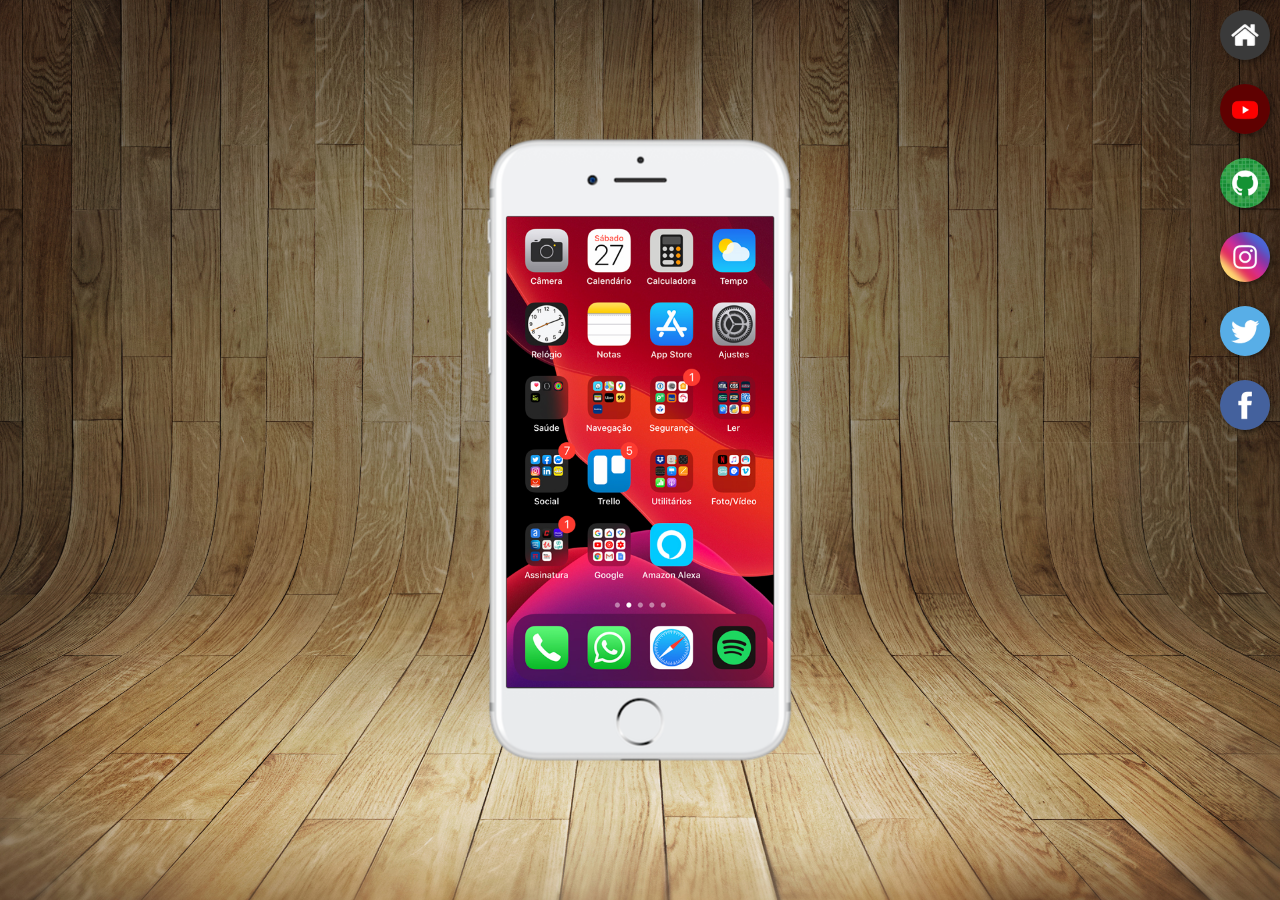
<file: index.html>
<!DOCTYPE html>
<html lang="pt-br">
<head>
    <meta charset="UTF-8">
    <meta http-equiv="X-UA-Compatible" content="IE=edge">
    <meta name="viewport" content="width=device-width, initial-scale=1.0">
    <link rel="shortcut icon" href="favicon.ico" type="image/x-icon">
    <link rel="stylesheet" href="estilos/style.css">
    <title>Projetos Resdes Sociais</title>
</head>
<body>
    <main>
        <section id="telefone">
            <iframe src="home.html" name="tela" id="tela" frameborder="0">
                Seu navegador não é compatível com isso
            </iframe>
        </section>
        <section id="redessociais">
            <a href="home.html" target="tela"><img src="imagens/logo-home.jpg" alt="Home"></a><br>
            <a href="youtube.html" target="tela"><img src="imagens/logo-youtube.jpg" alt="Youtube"></a><br>
            <a href="github.html" target="tela"><img src="imagens/logo-github.jpg" alt="Github"></a><br>
            <a href="insta.html" target="tela"><img src="imagens/logo-instagram.jpg" alt="Instagram"></a><br>
            <a href="twitter.html" target="tela"><img src="imagens/logo-twitter.jpg" alt="Twitter"></a><br>
            <a href="facebook.html" target="tela"><img src="imagens/logo-facebook.jpg" alt="Facebook"></a>
        </section>
    </main>
</body>
</html>
</file>
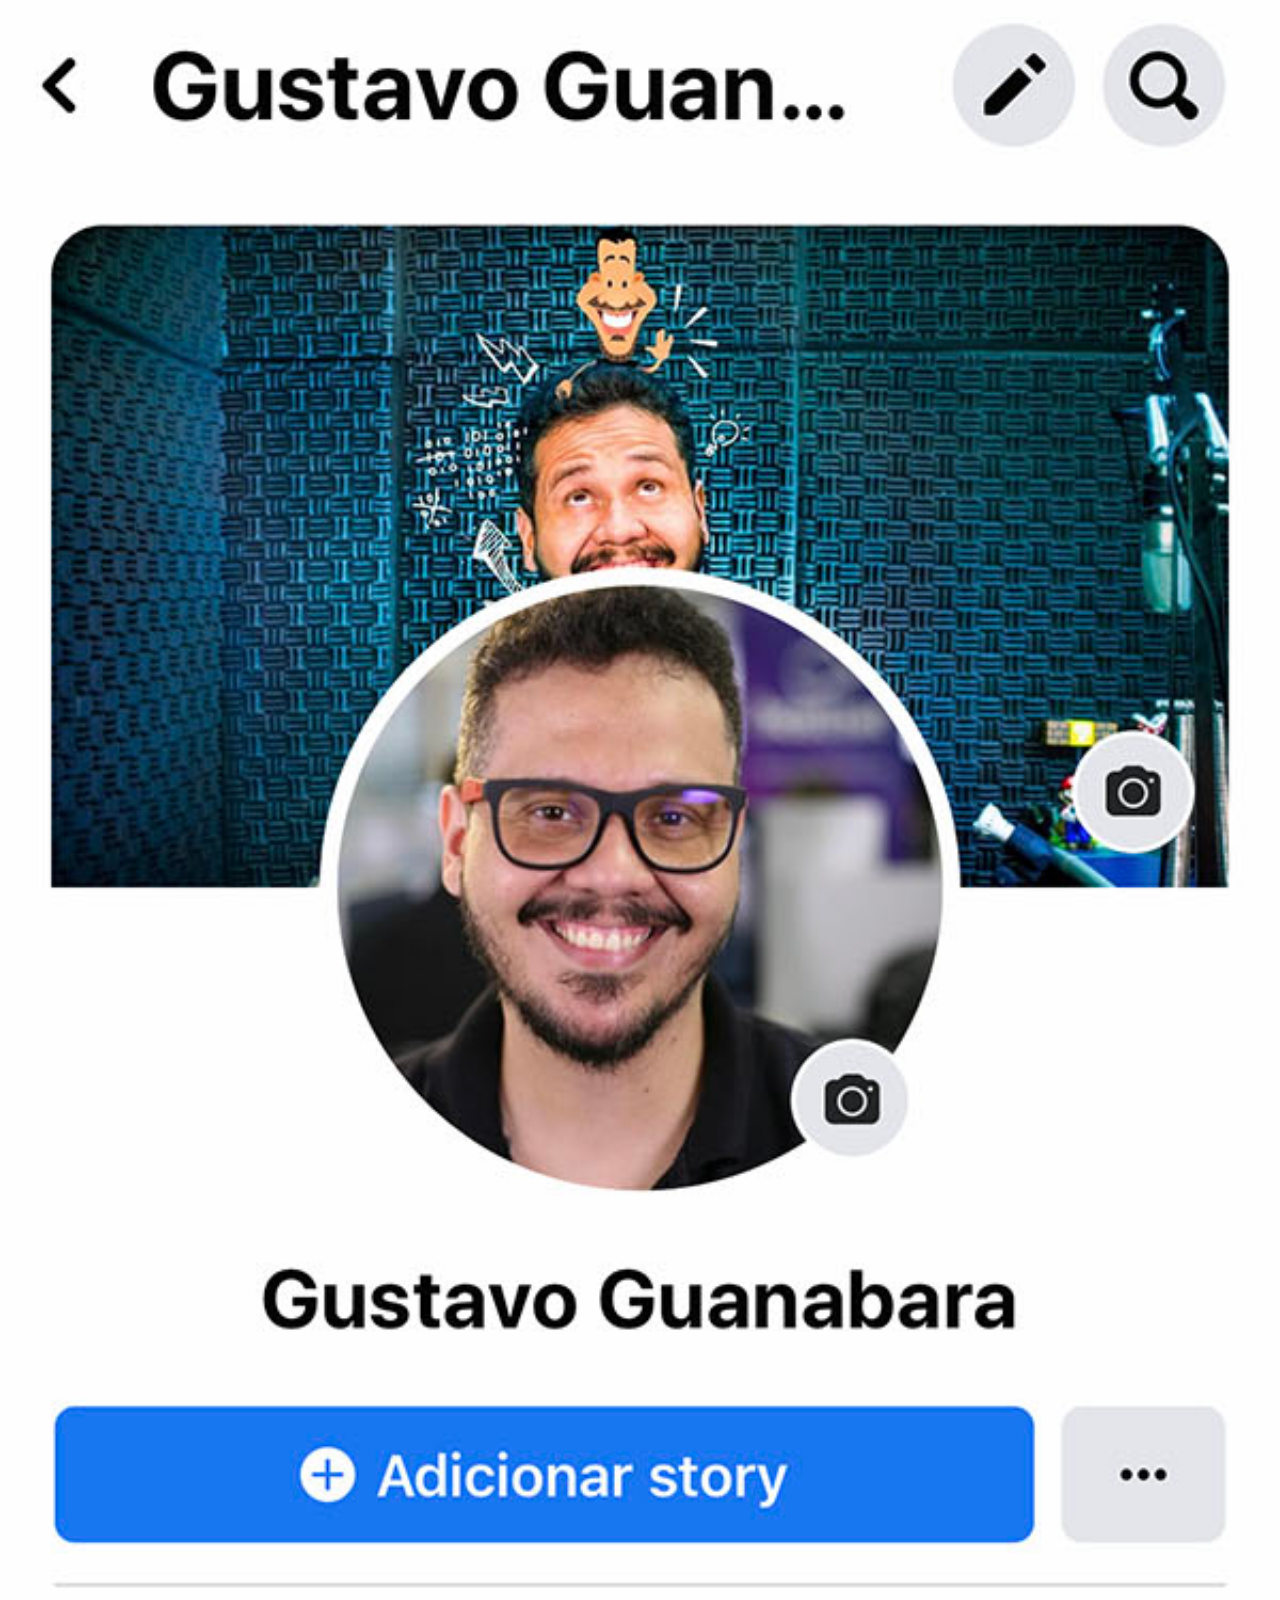
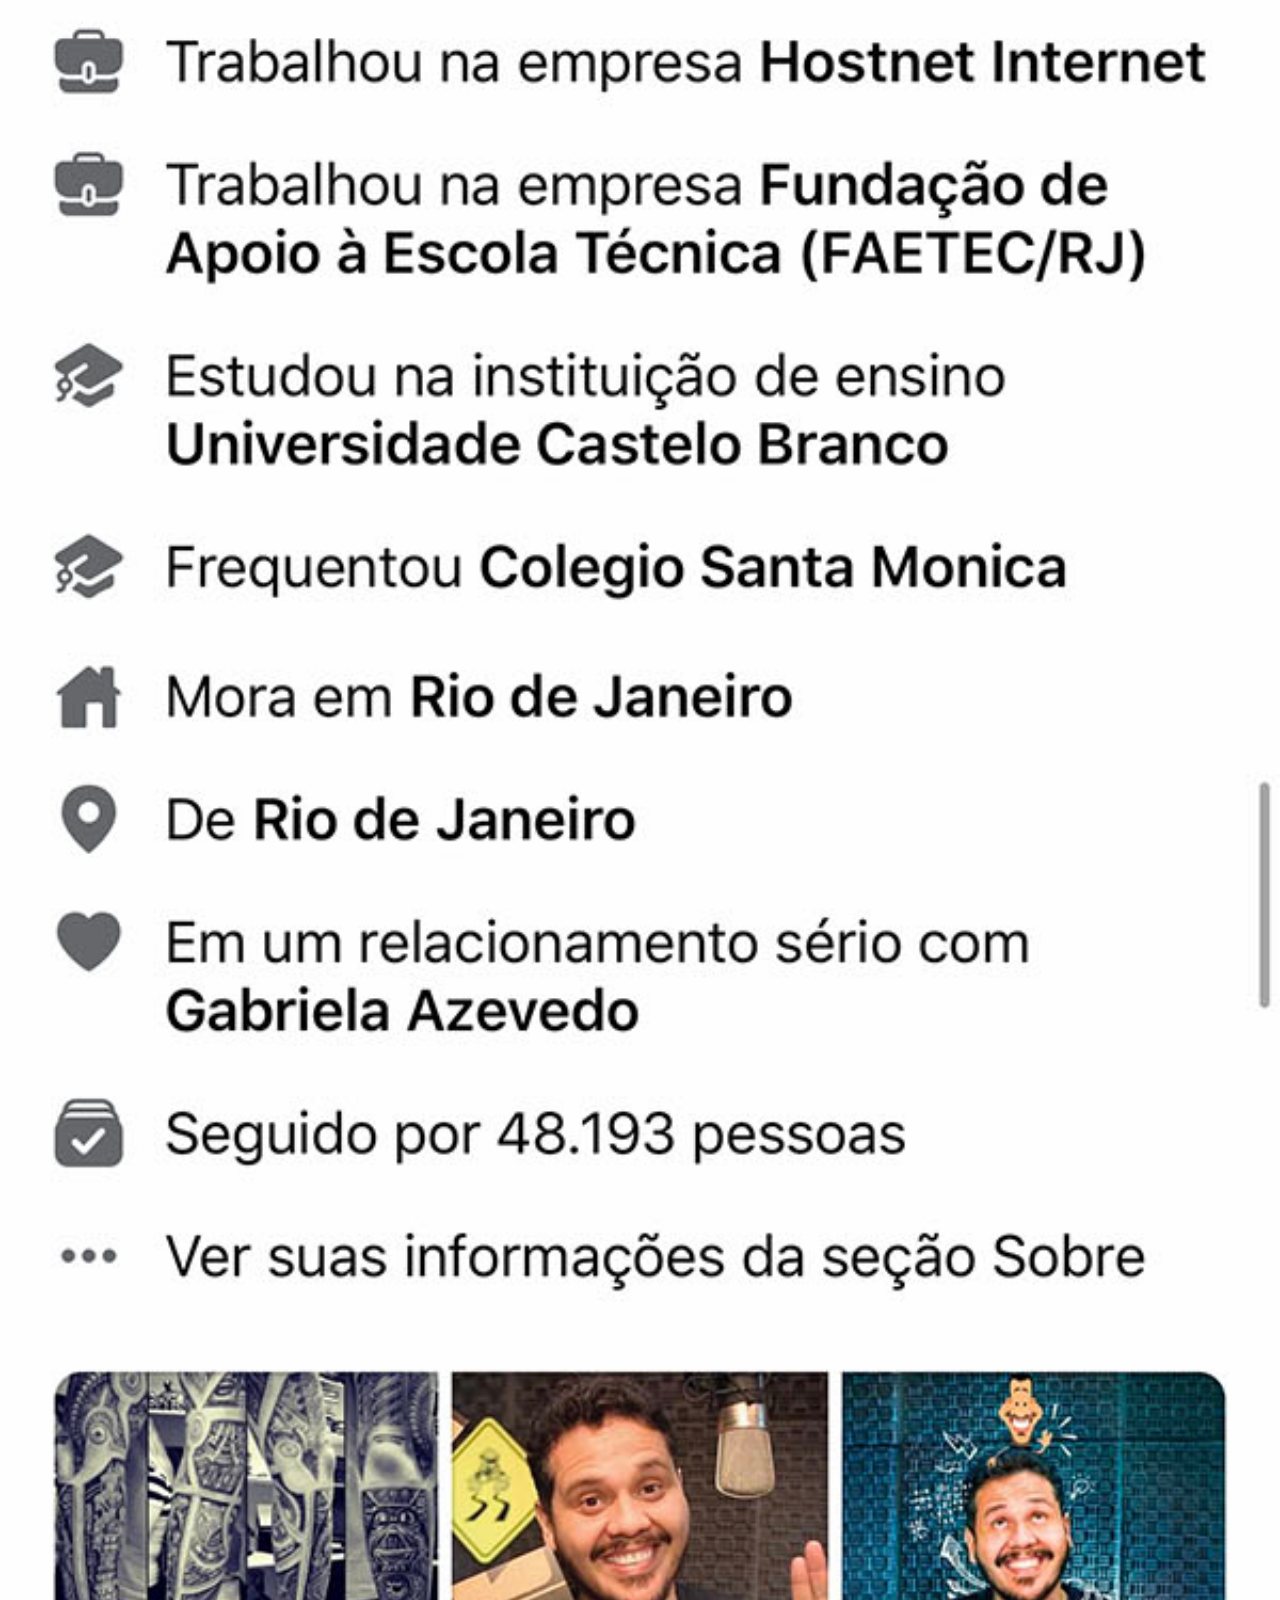
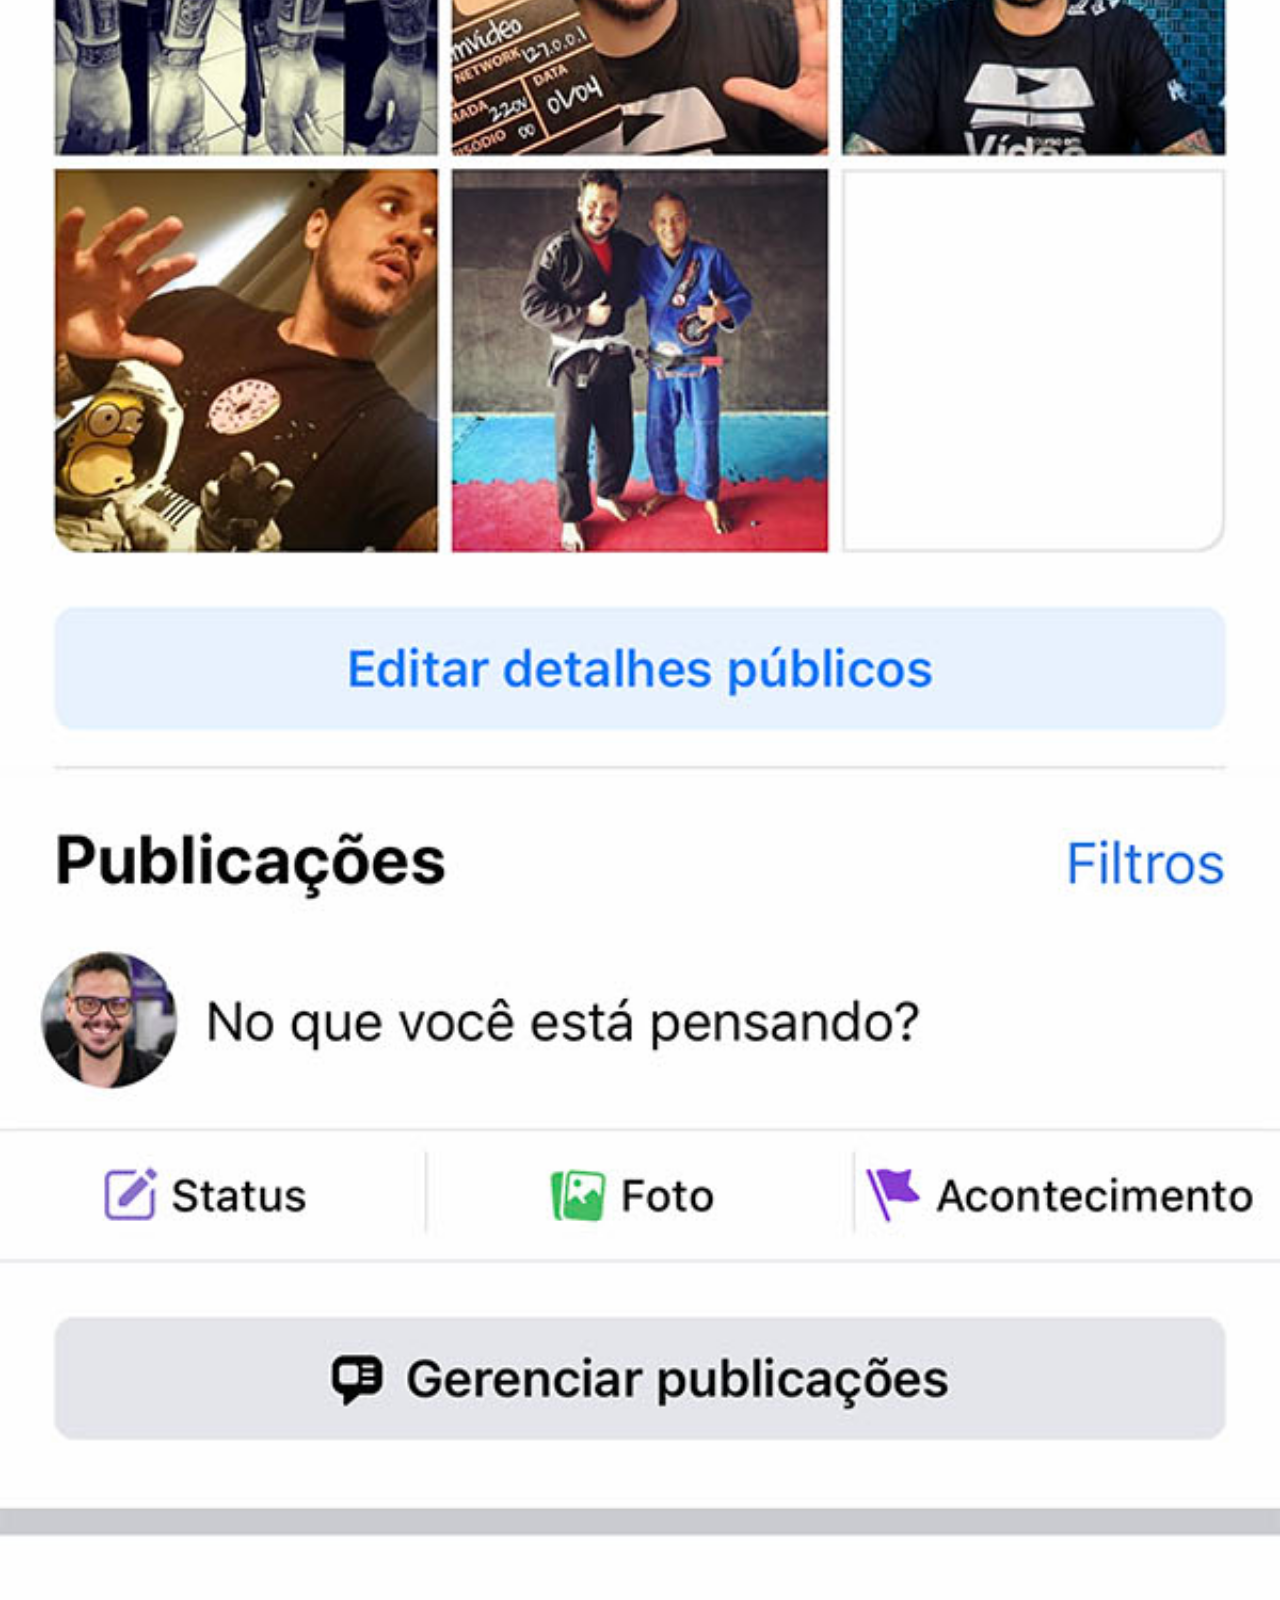
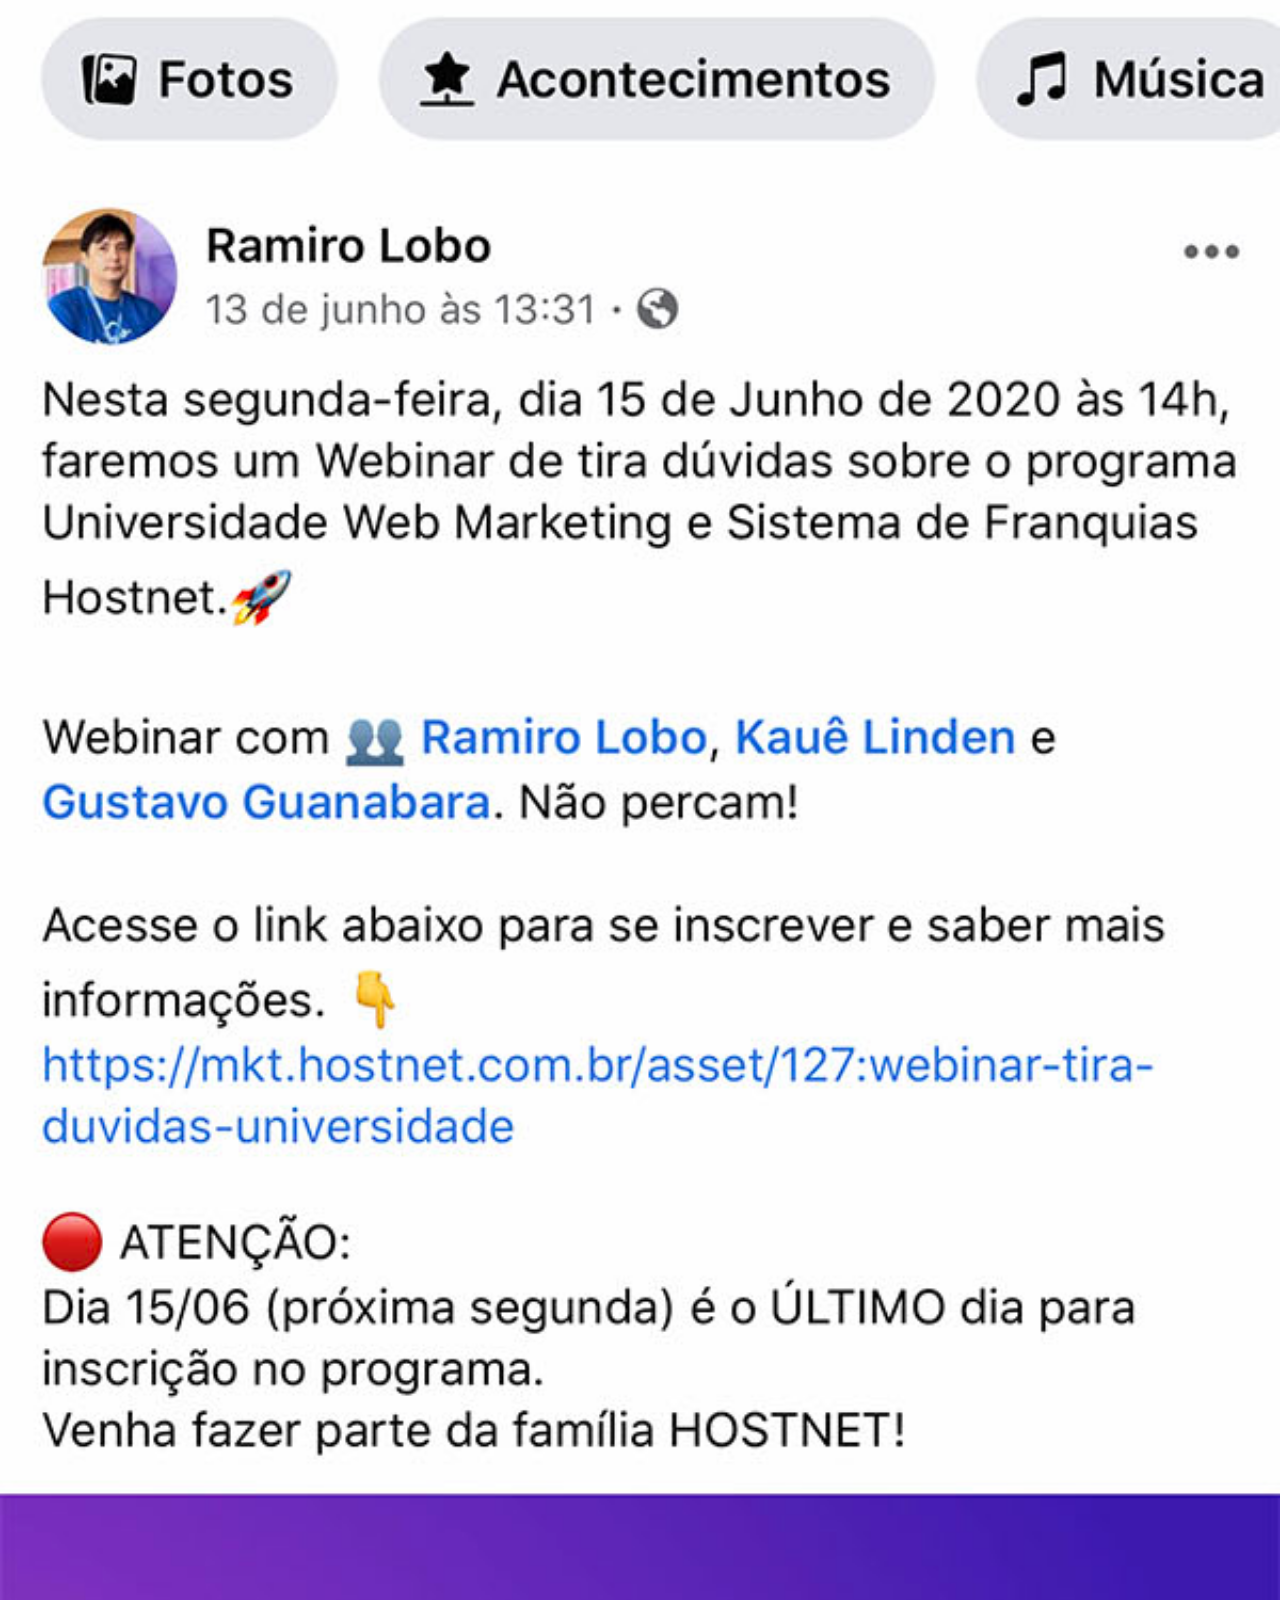
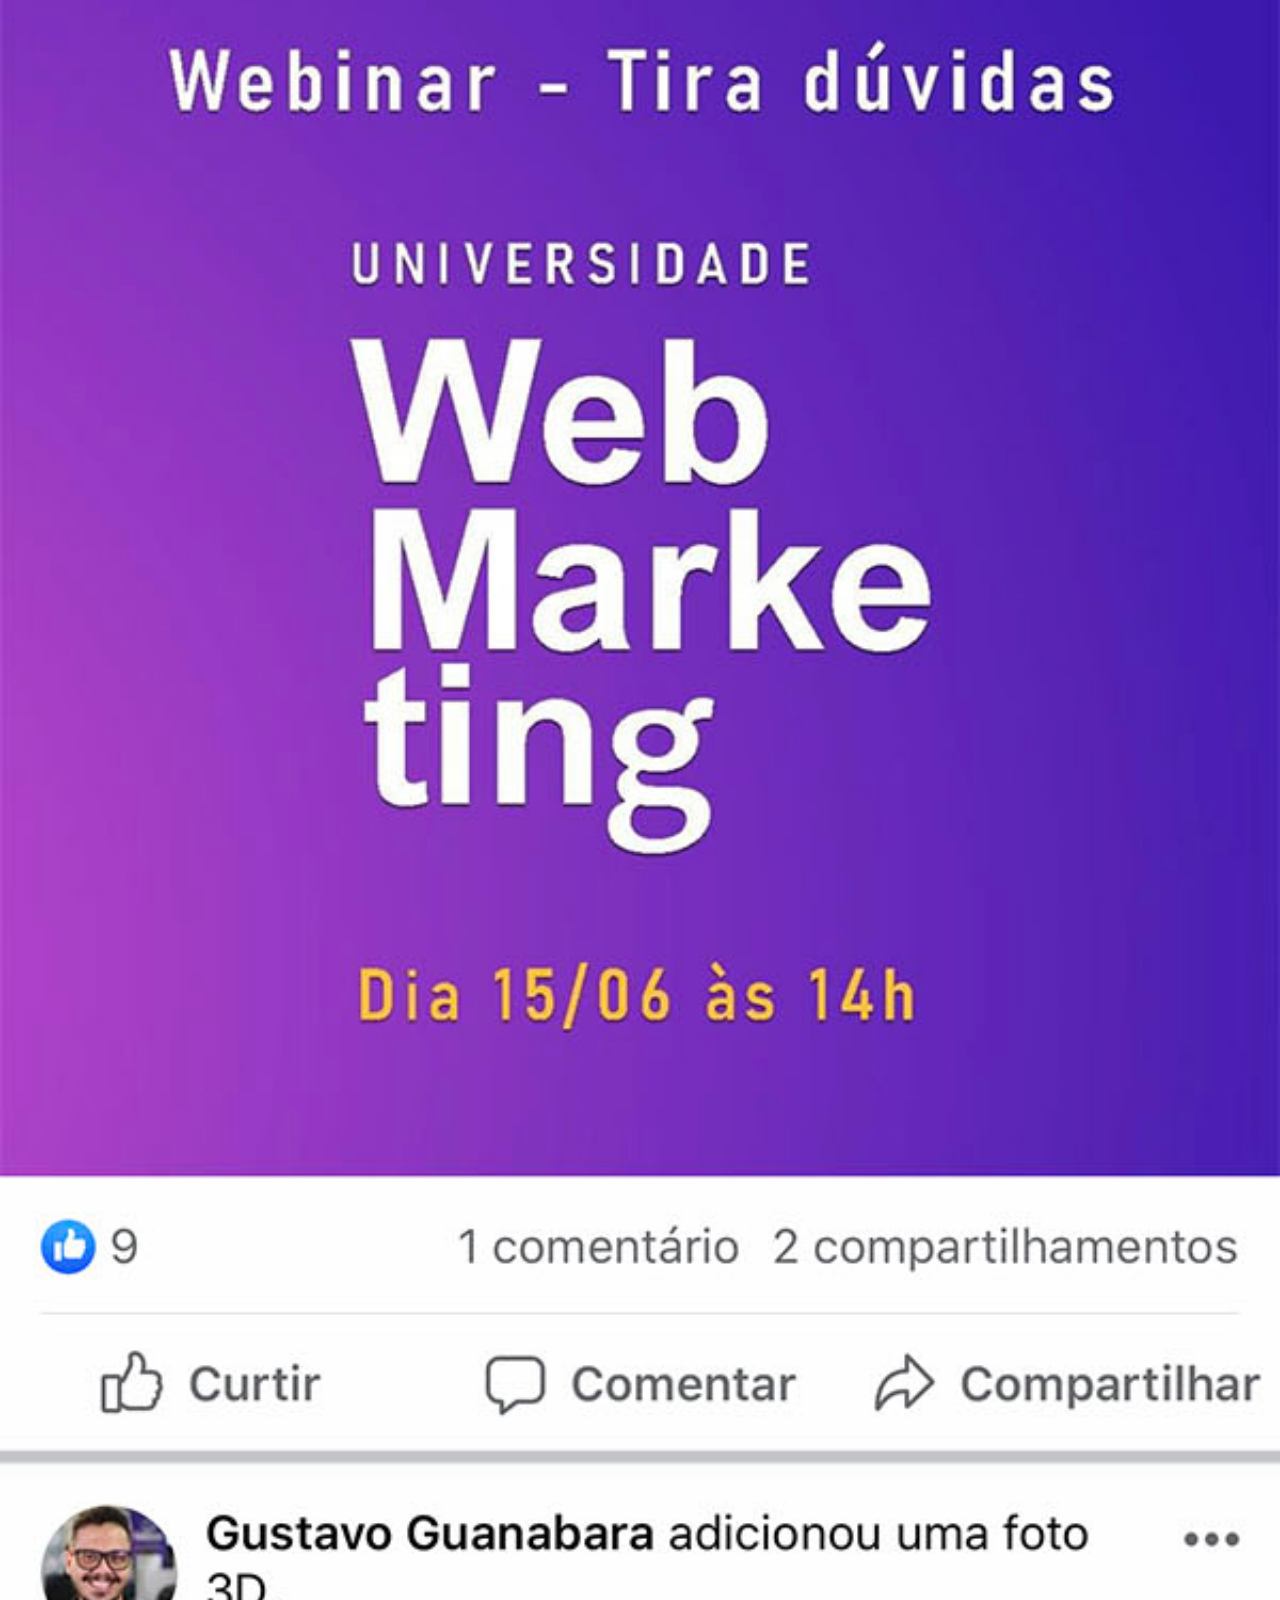
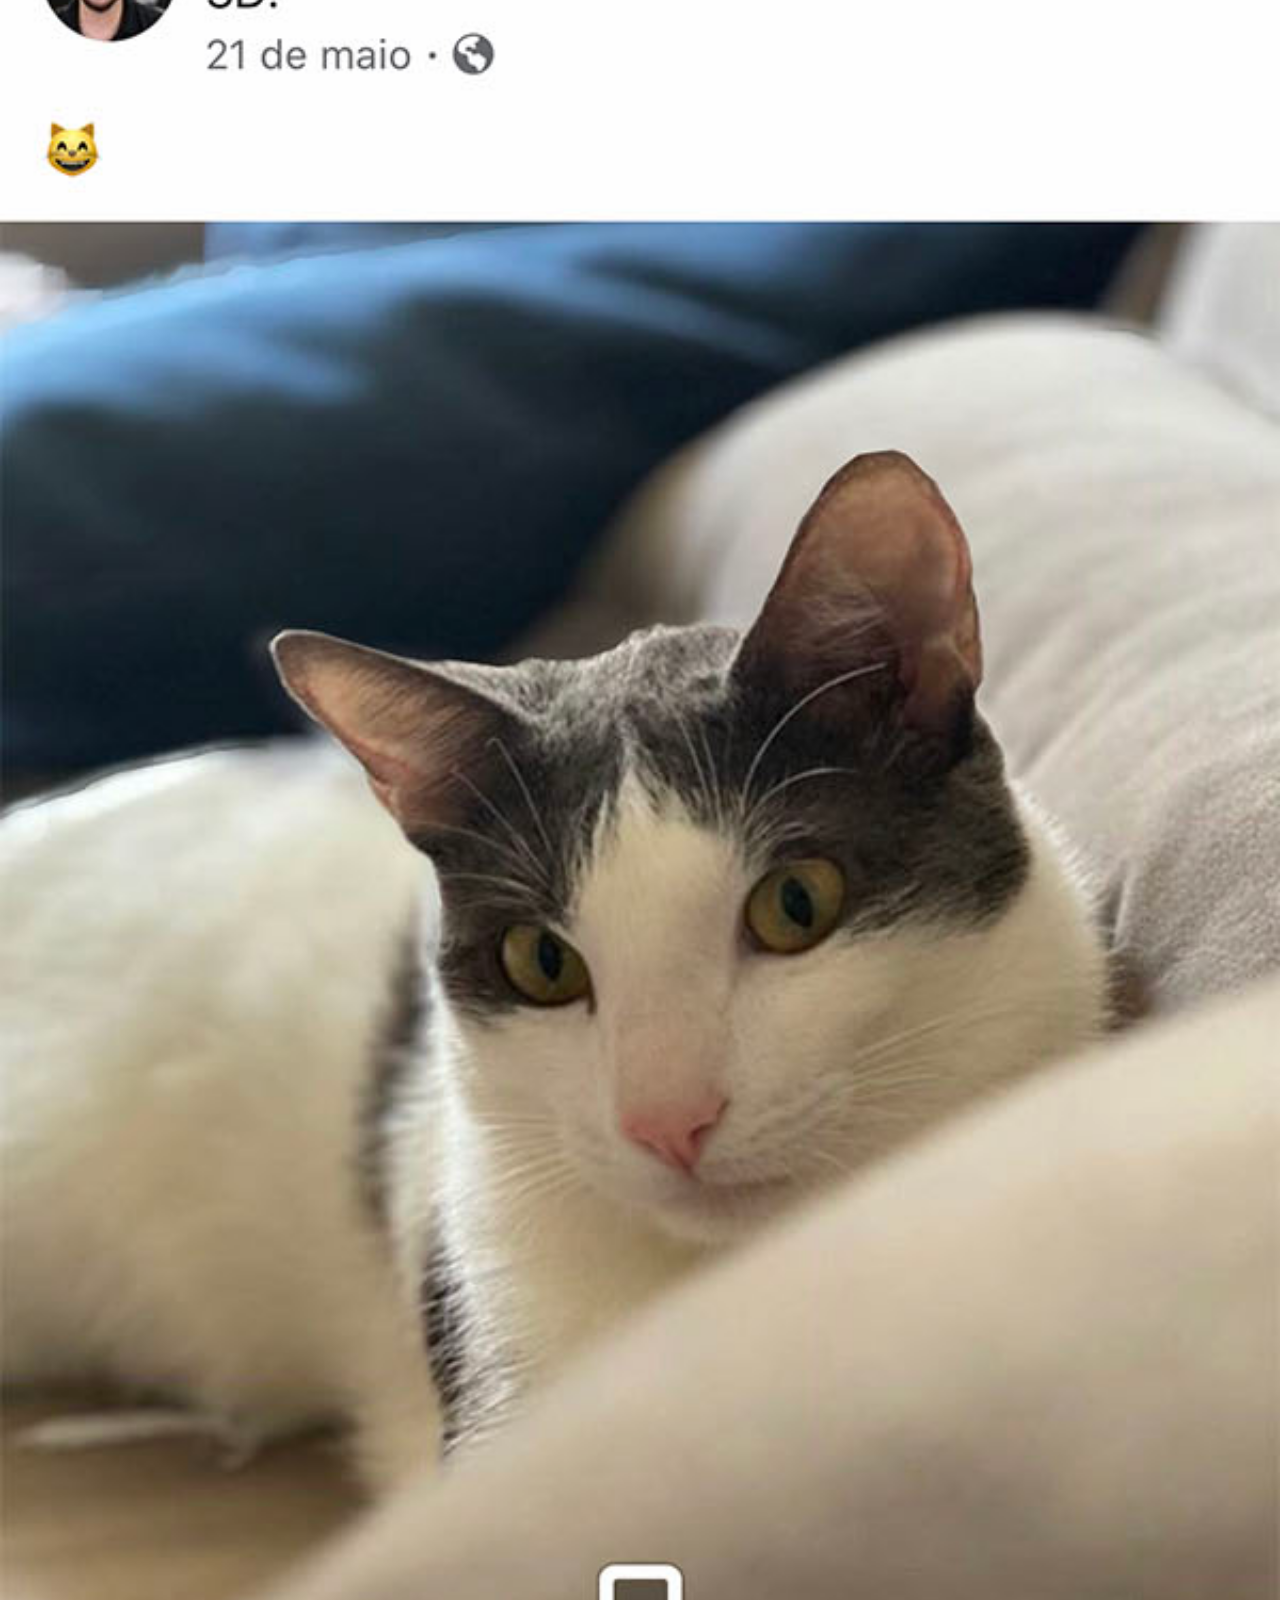
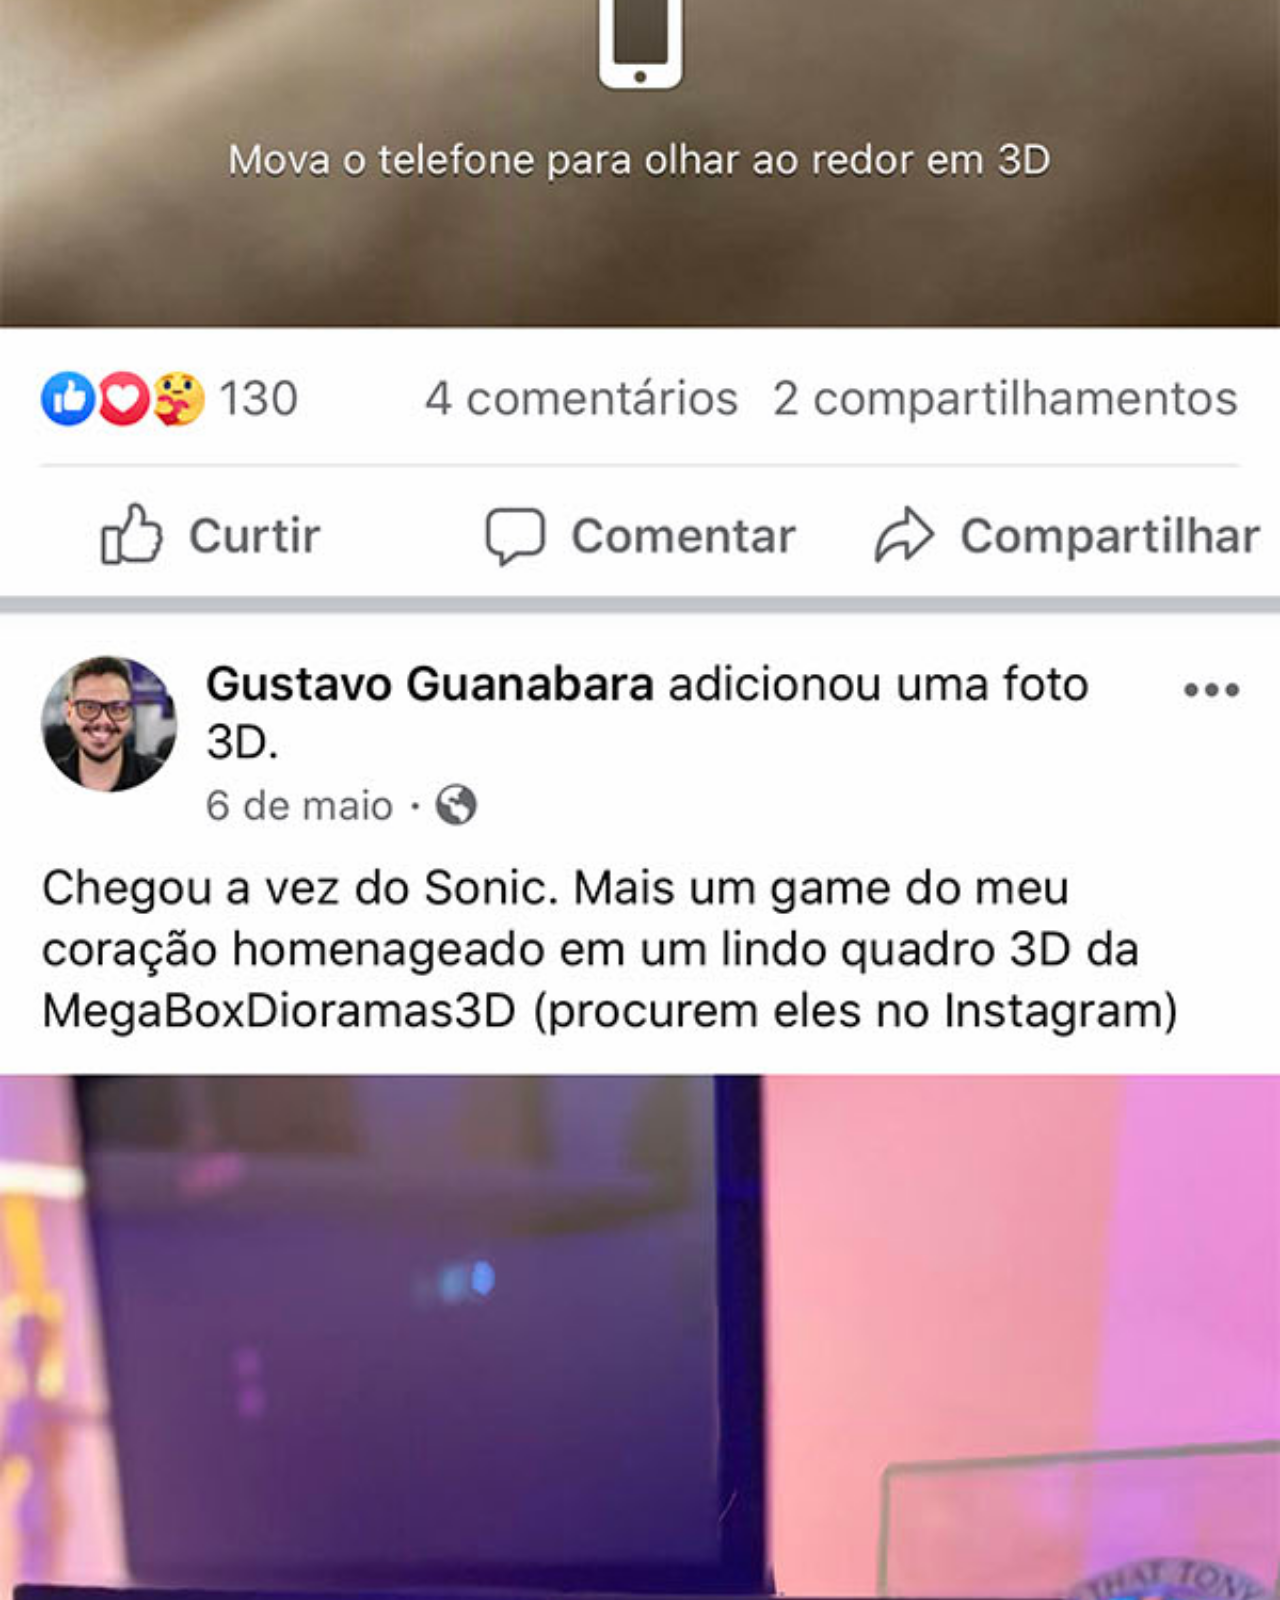
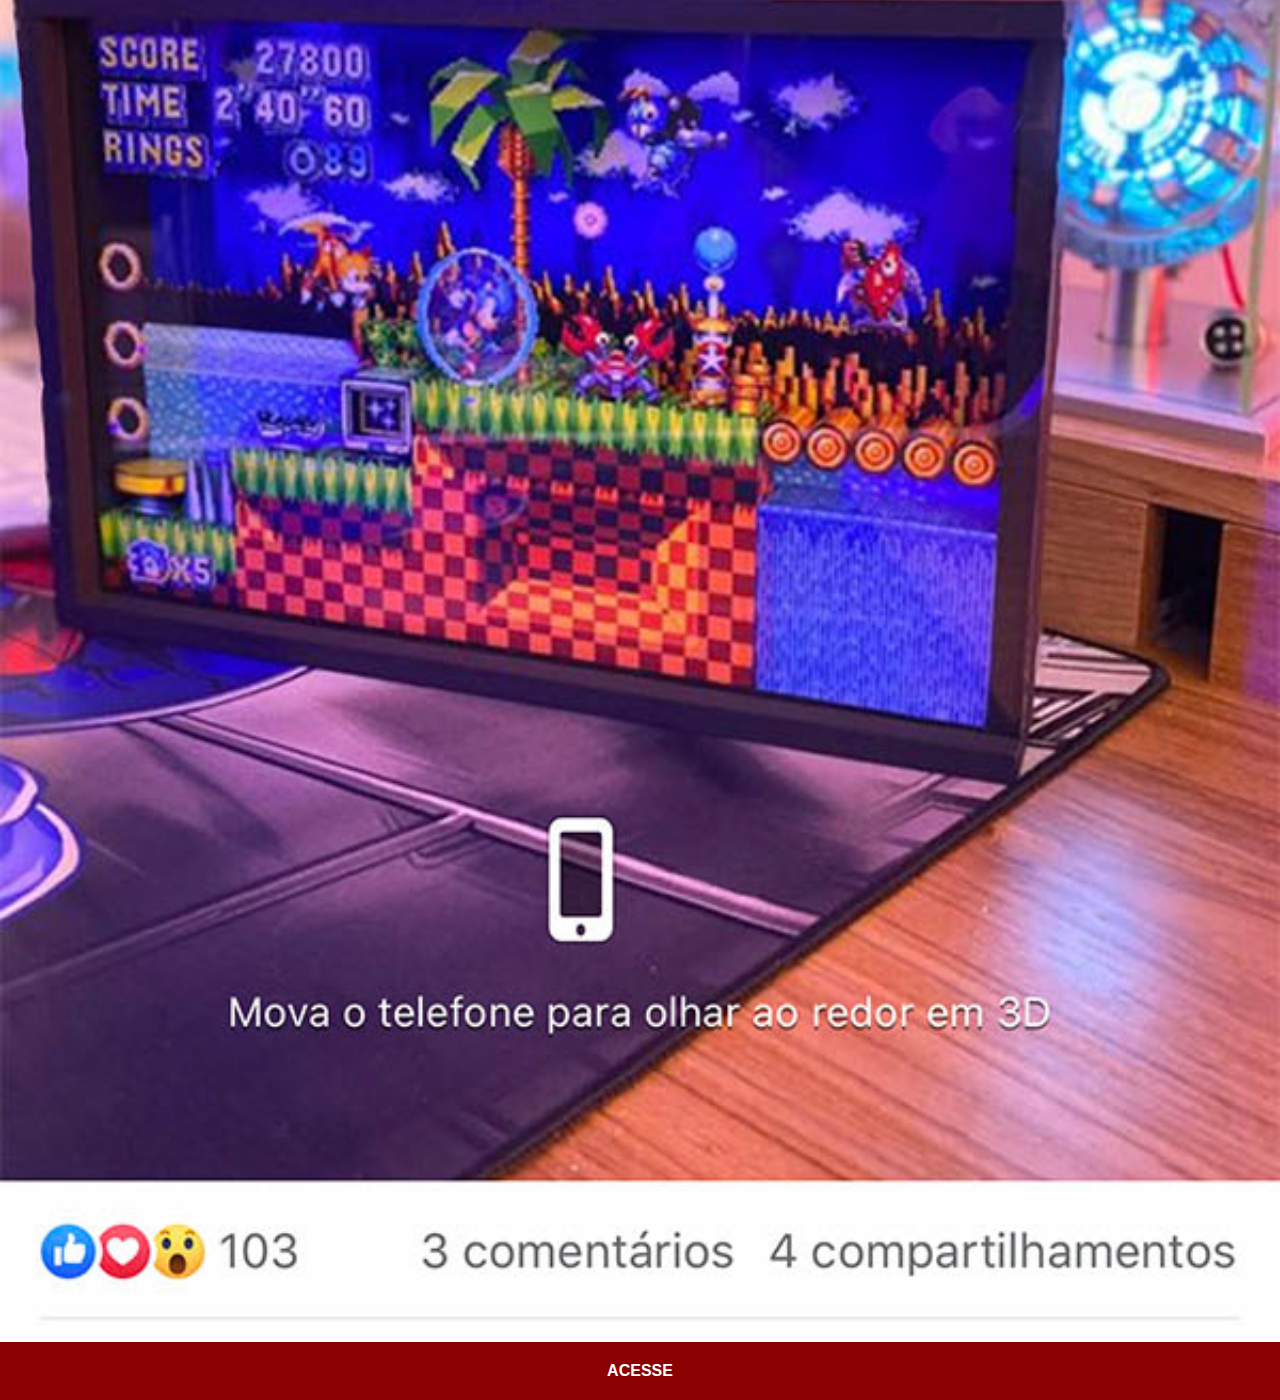
<file: facebook.html>
<!DOCTYPE html>
<html lang="en">
<head>
    <meta charset="UTF-8">
    <meta http-equiv="X-UA-Compatible" content="IE=edge">
    <meta name="viewport" content="width=device-width, initial-scale=1.0">
    <title>Facebook</title>
    <link rel="stylesheet" href="estilos/social.css">
</head>
<body>
    <img src="imagens/tela-facebook.jpg" alt="Facebook">
    <a href="https://www.facebook.com/CursosEmVideo/" target="_blank">ACESSE</a>
</body>
</html>
</file>
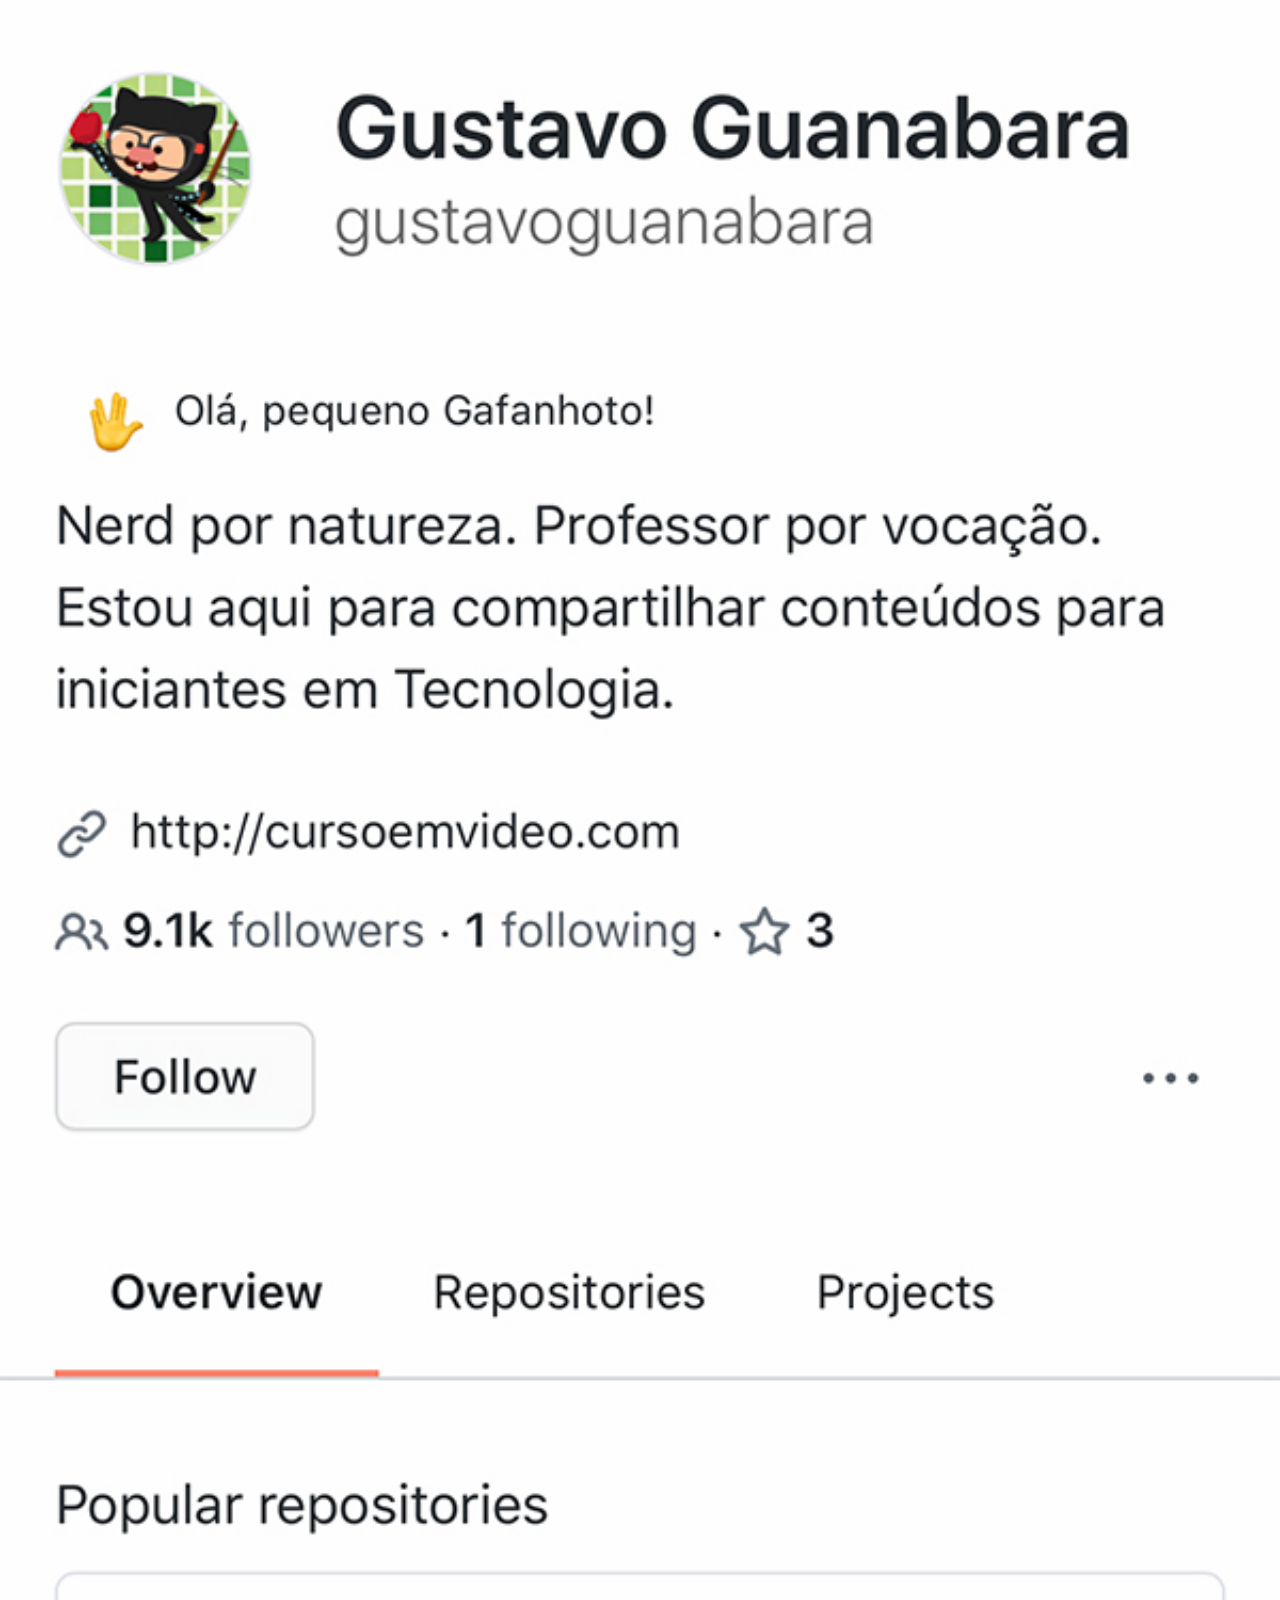
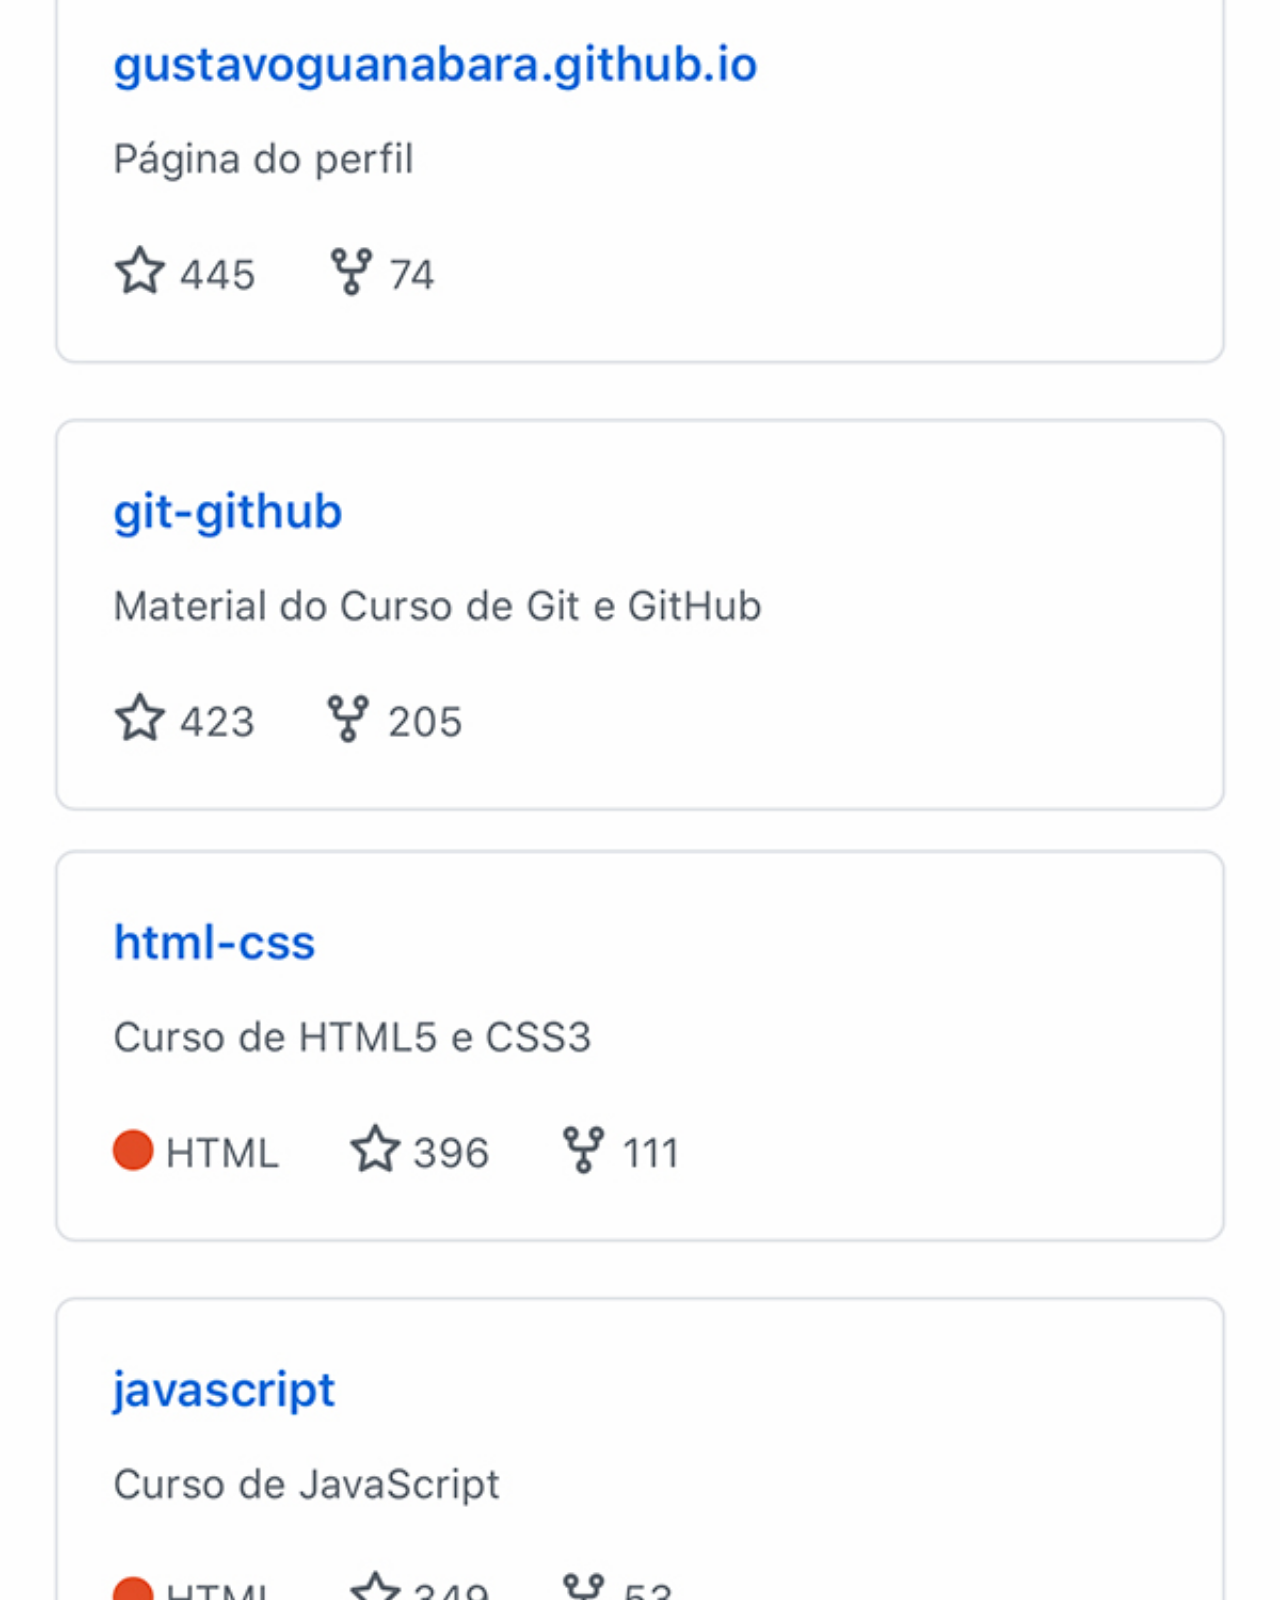
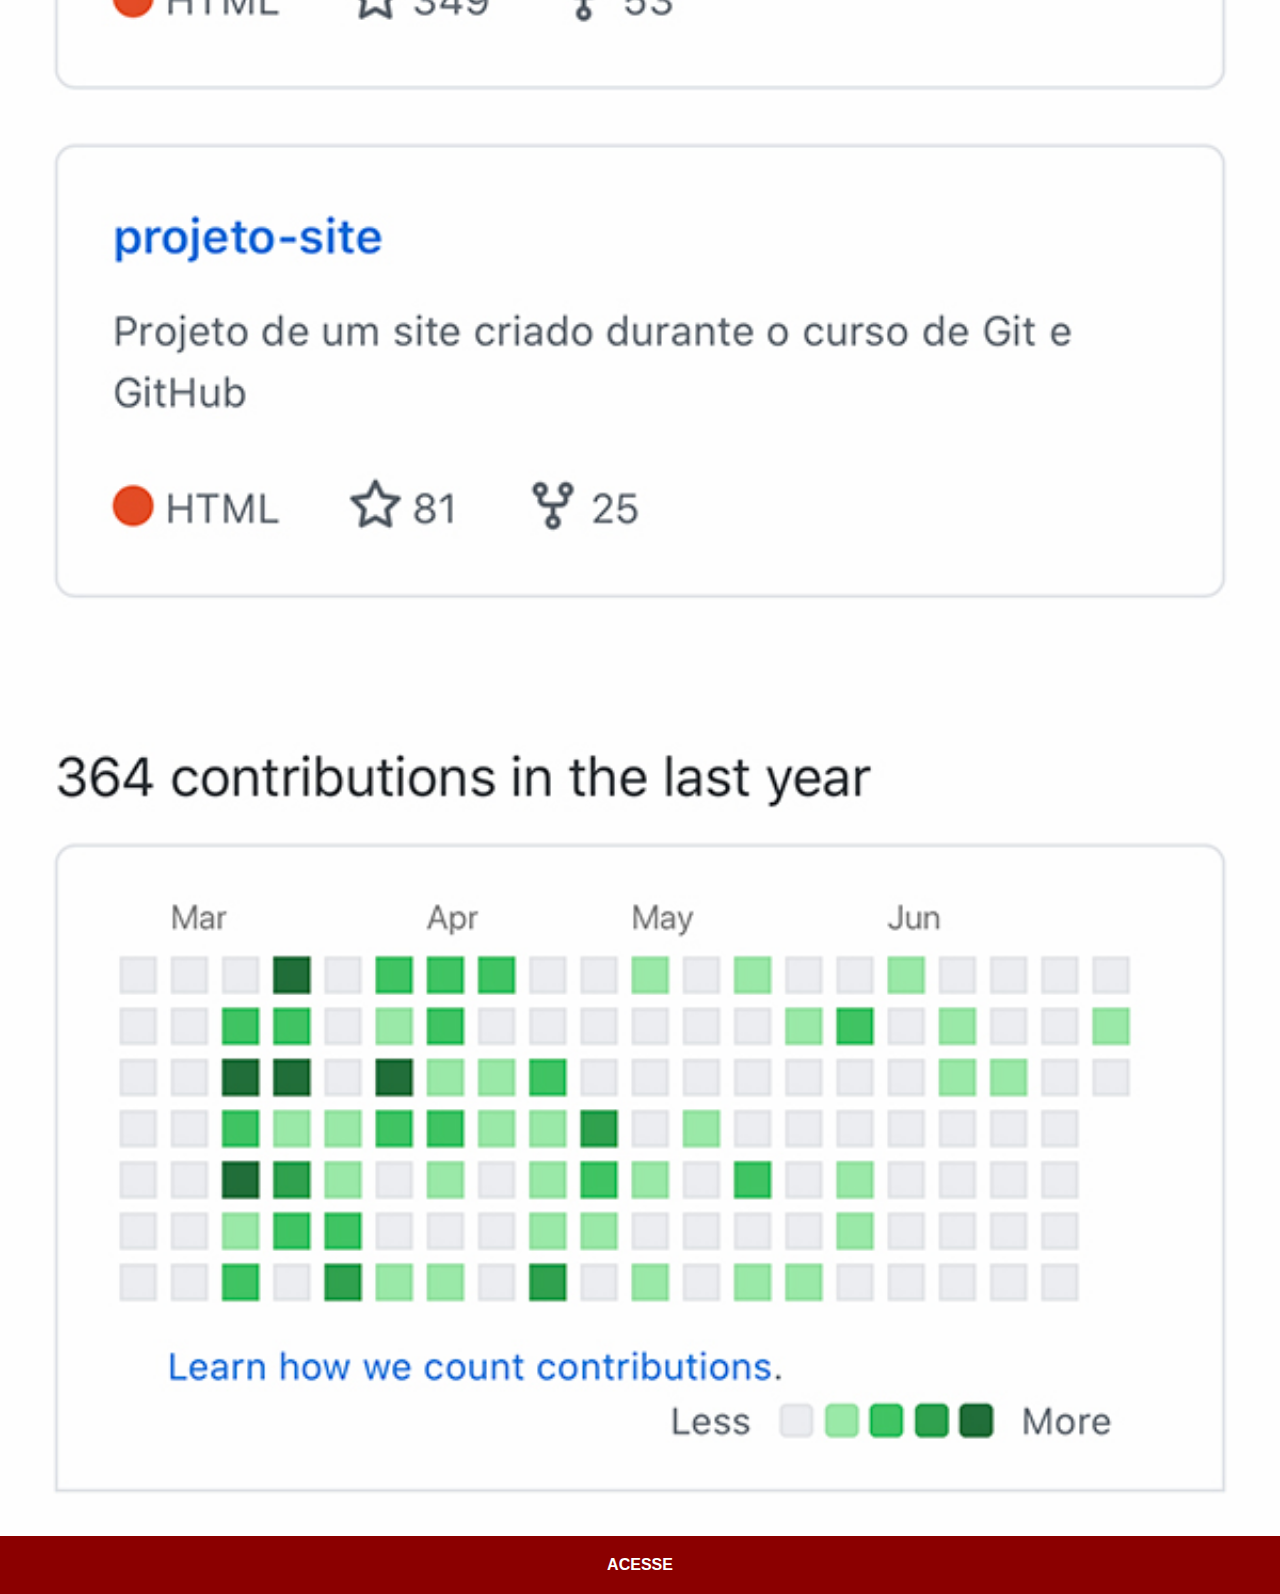
<file: github.html>
<!DOCTYPE html>
<html lang="en">
<head>
    <meta charset="UTF-8">
    <meta http-equiv="X-UA-Compatible" content="IE=edge">
    <meta name="viewport" content="width=device-width, initial-scale=1.0">
    <title>Github</title>
    <link rel="stylesheet" href="estilos/social.css">
</head>
<body>
    <img src="imagens/tela-github.jpg" alt="Gituhn">
    <a href="https://github.com/gustavoguanabara">ACESSE</a>
</body>
</html>
</file>
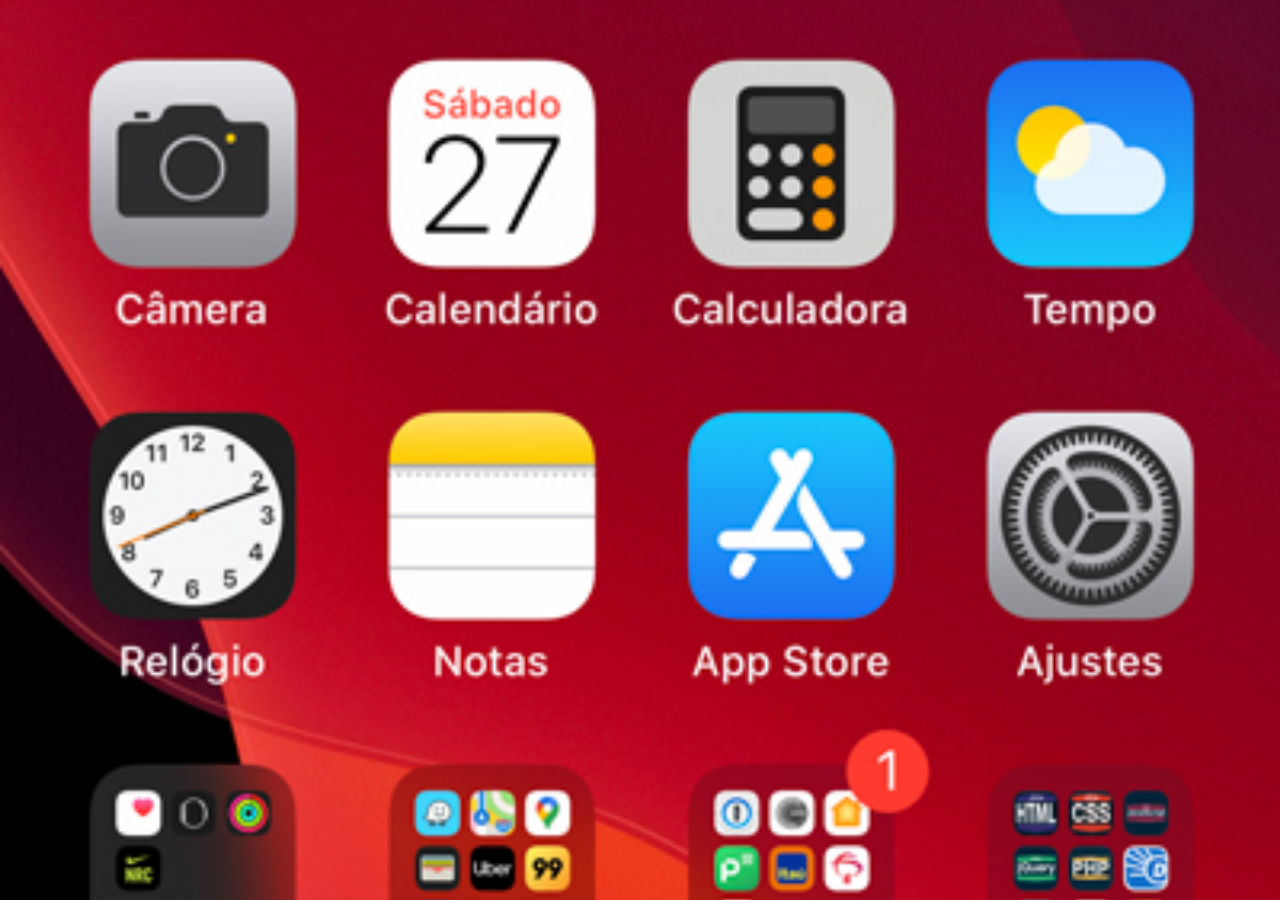
<file: home.html>
<!DOCTYPE html>
<html lang="pt-br">
<head>
    <meta charset="UTF-8">
    <meta http-equiv="X-UA-Compatible" content="IE=edge">
    <meta name="viewport" content="width=device-width, initial-scale=1.0">
    <title>Home</title>
    <style>
        * {
            margin: 0px;
            padding: 0px;
        }

        body {
            width: 100vw;
            height: 100vh;
            background: black url('imagens/tela-home.jpg') no-repeat top center;
            background-size: cover;
        }
    </style>
</head>
<body>
    
</body>
</html>
</file>
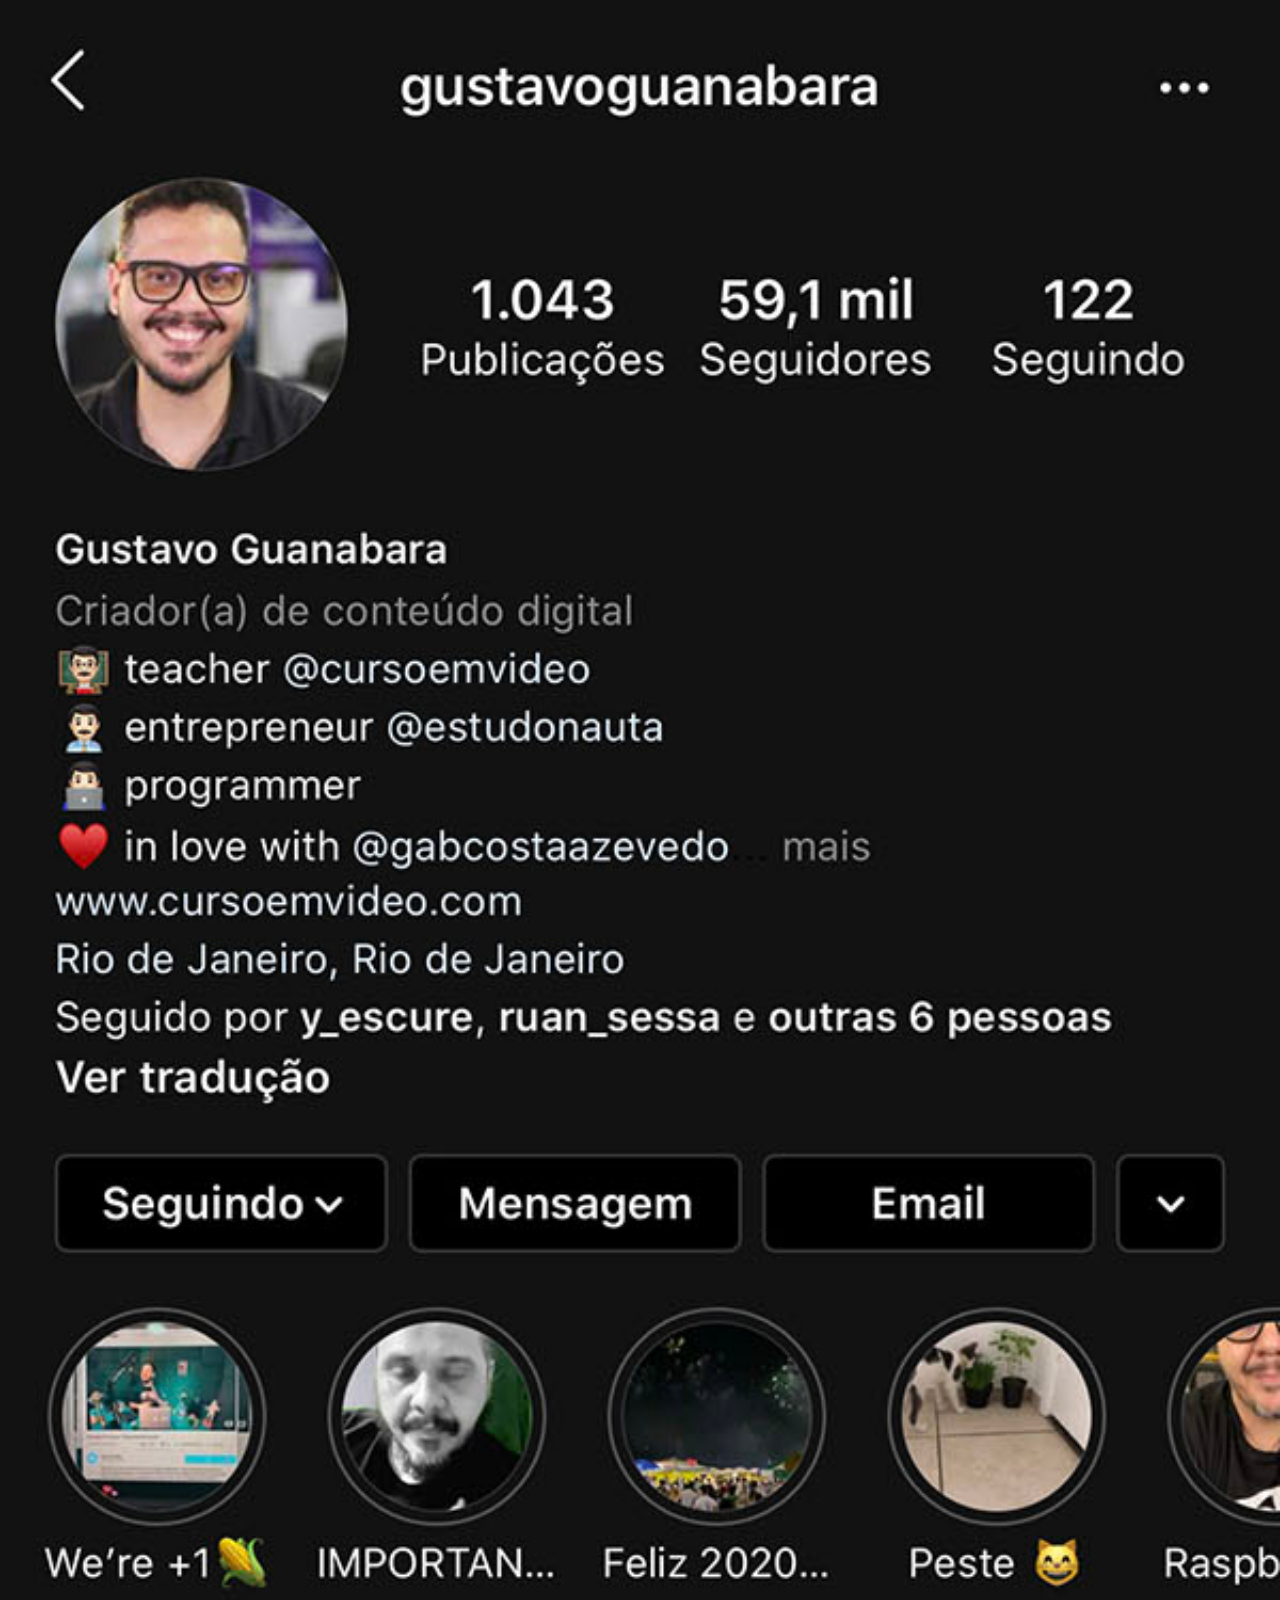
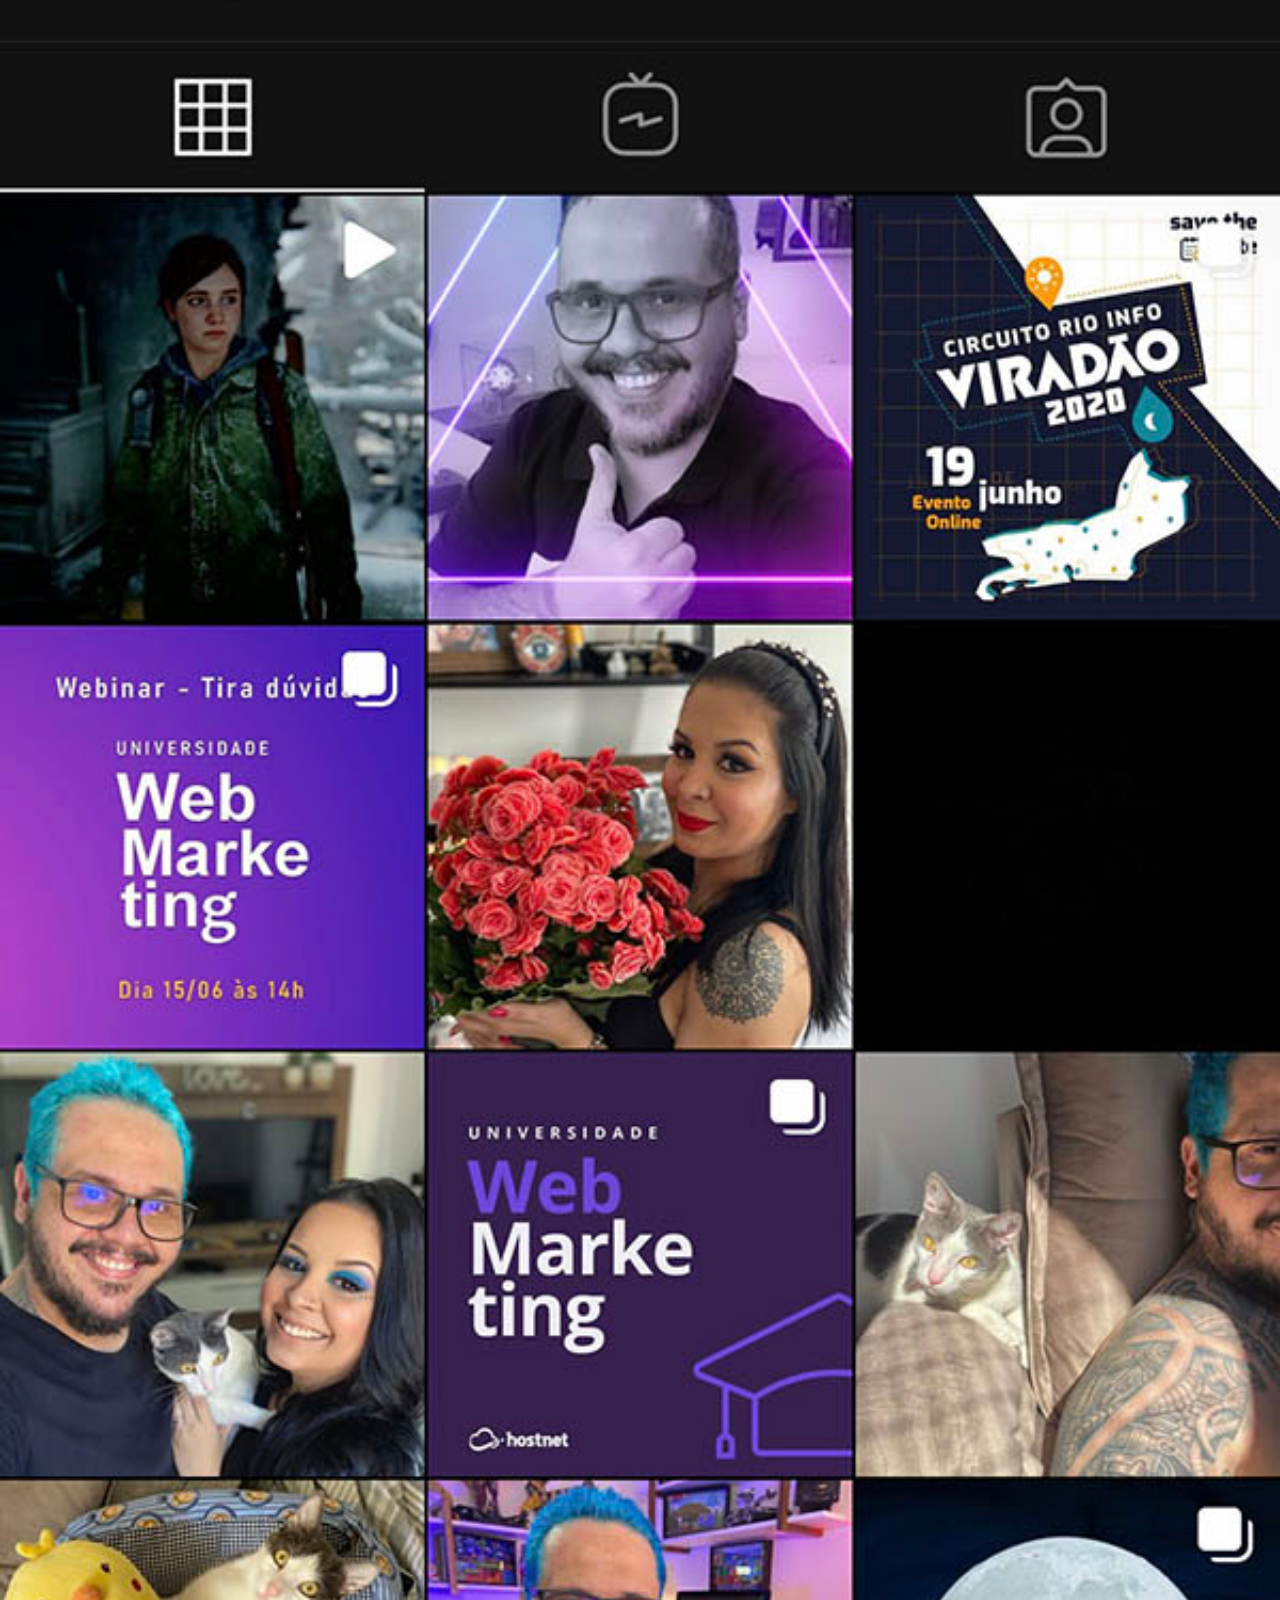
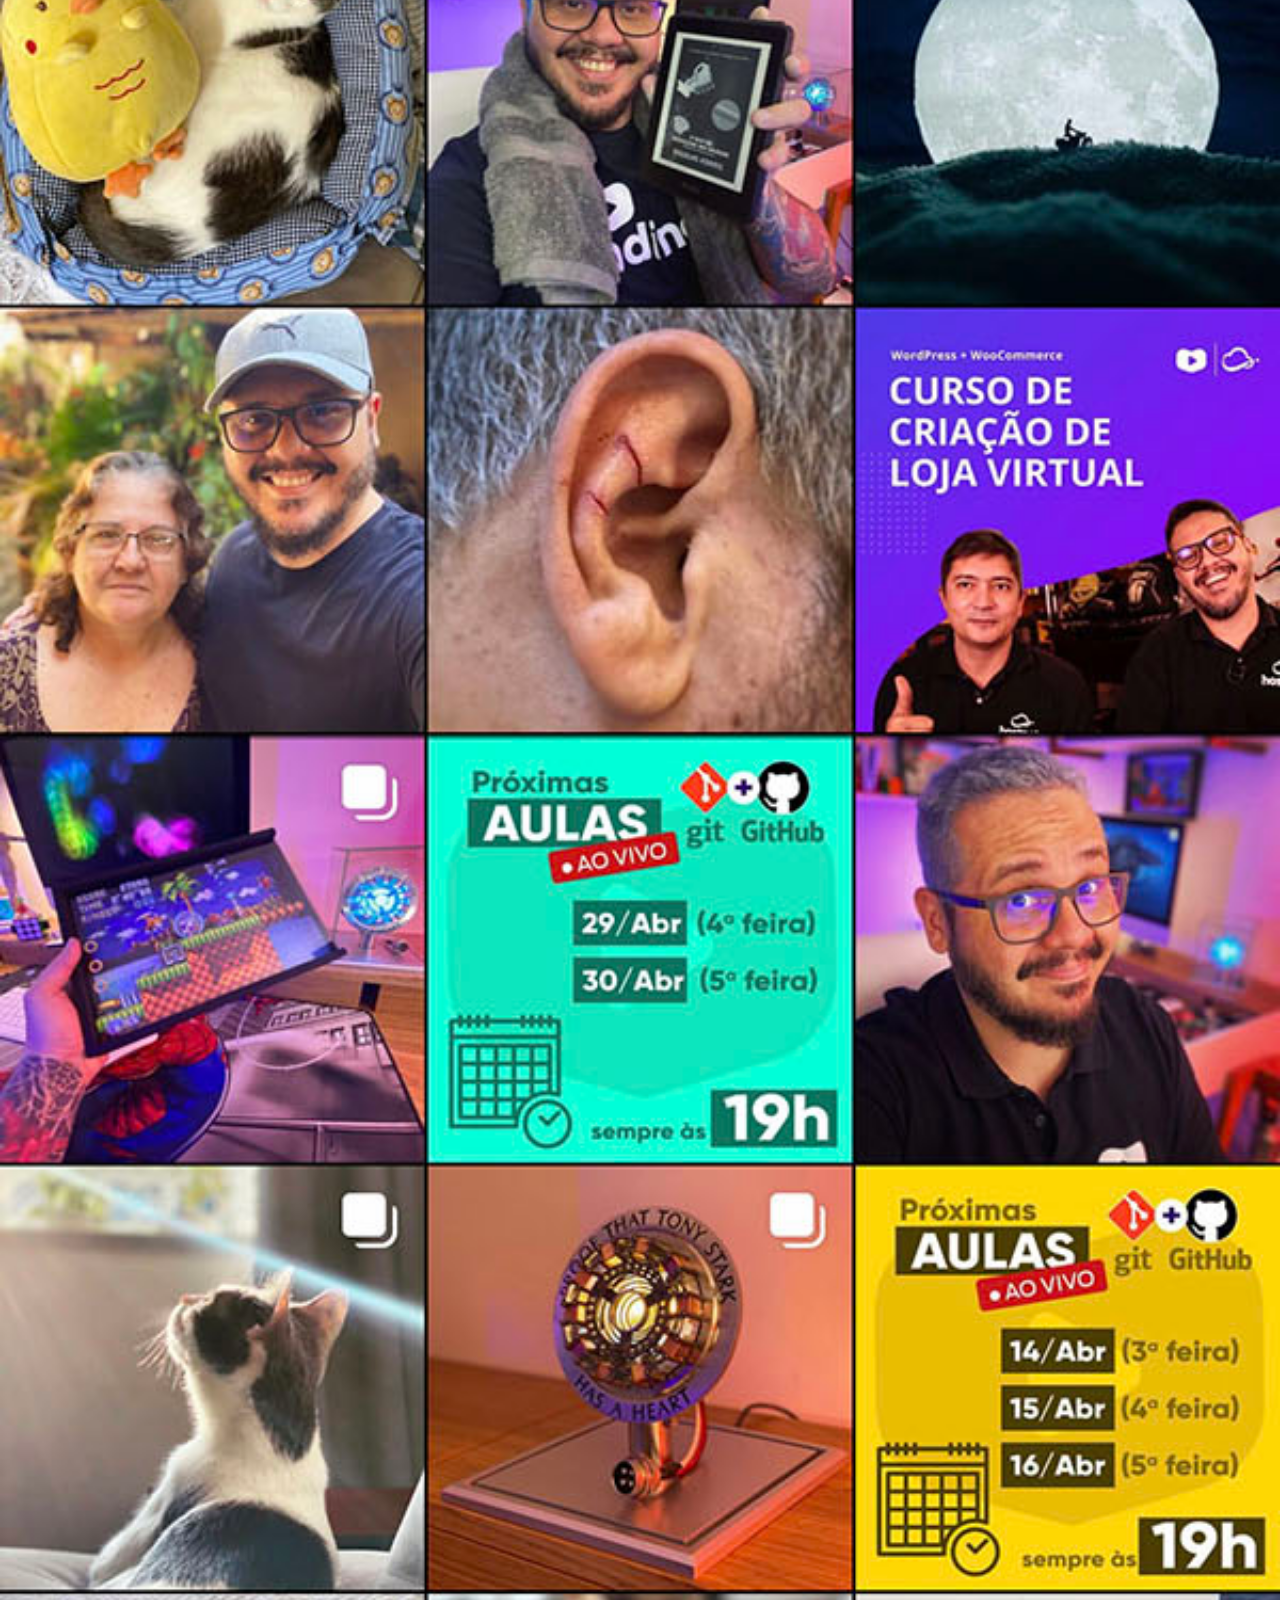
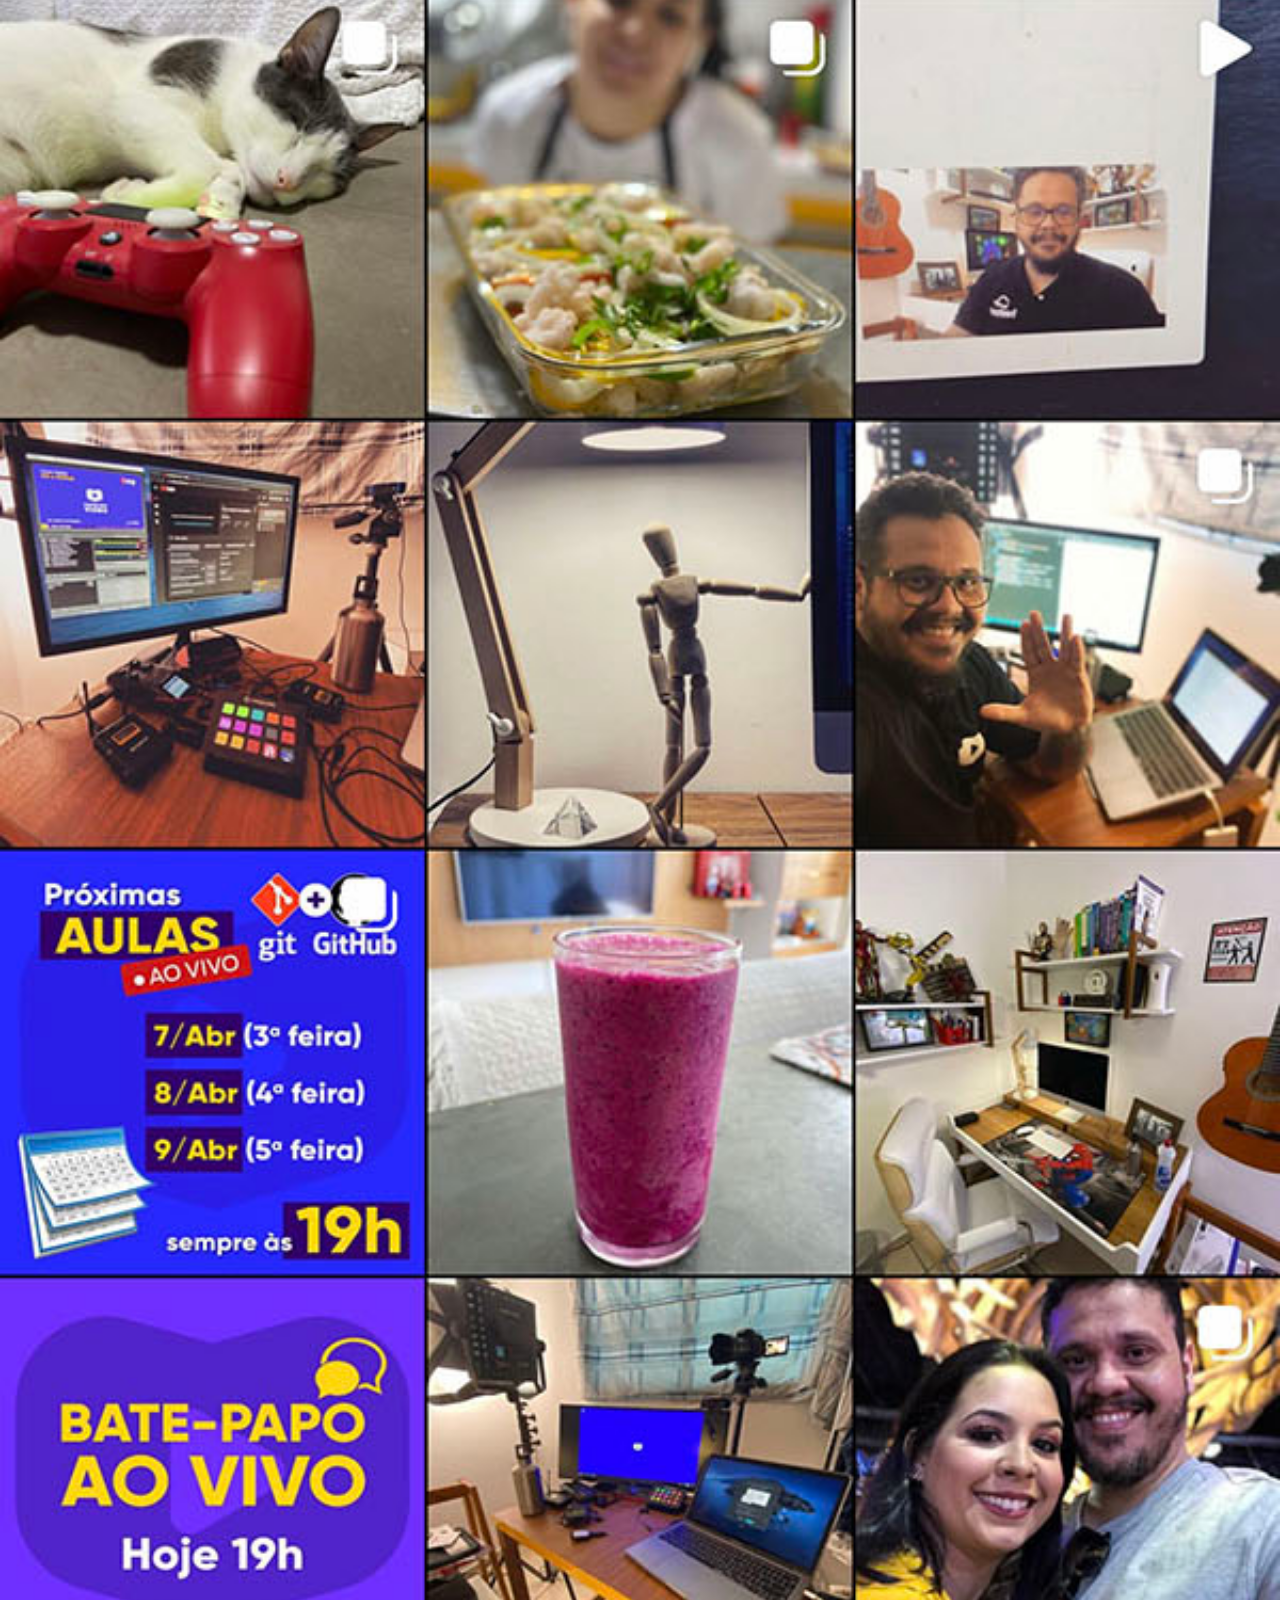
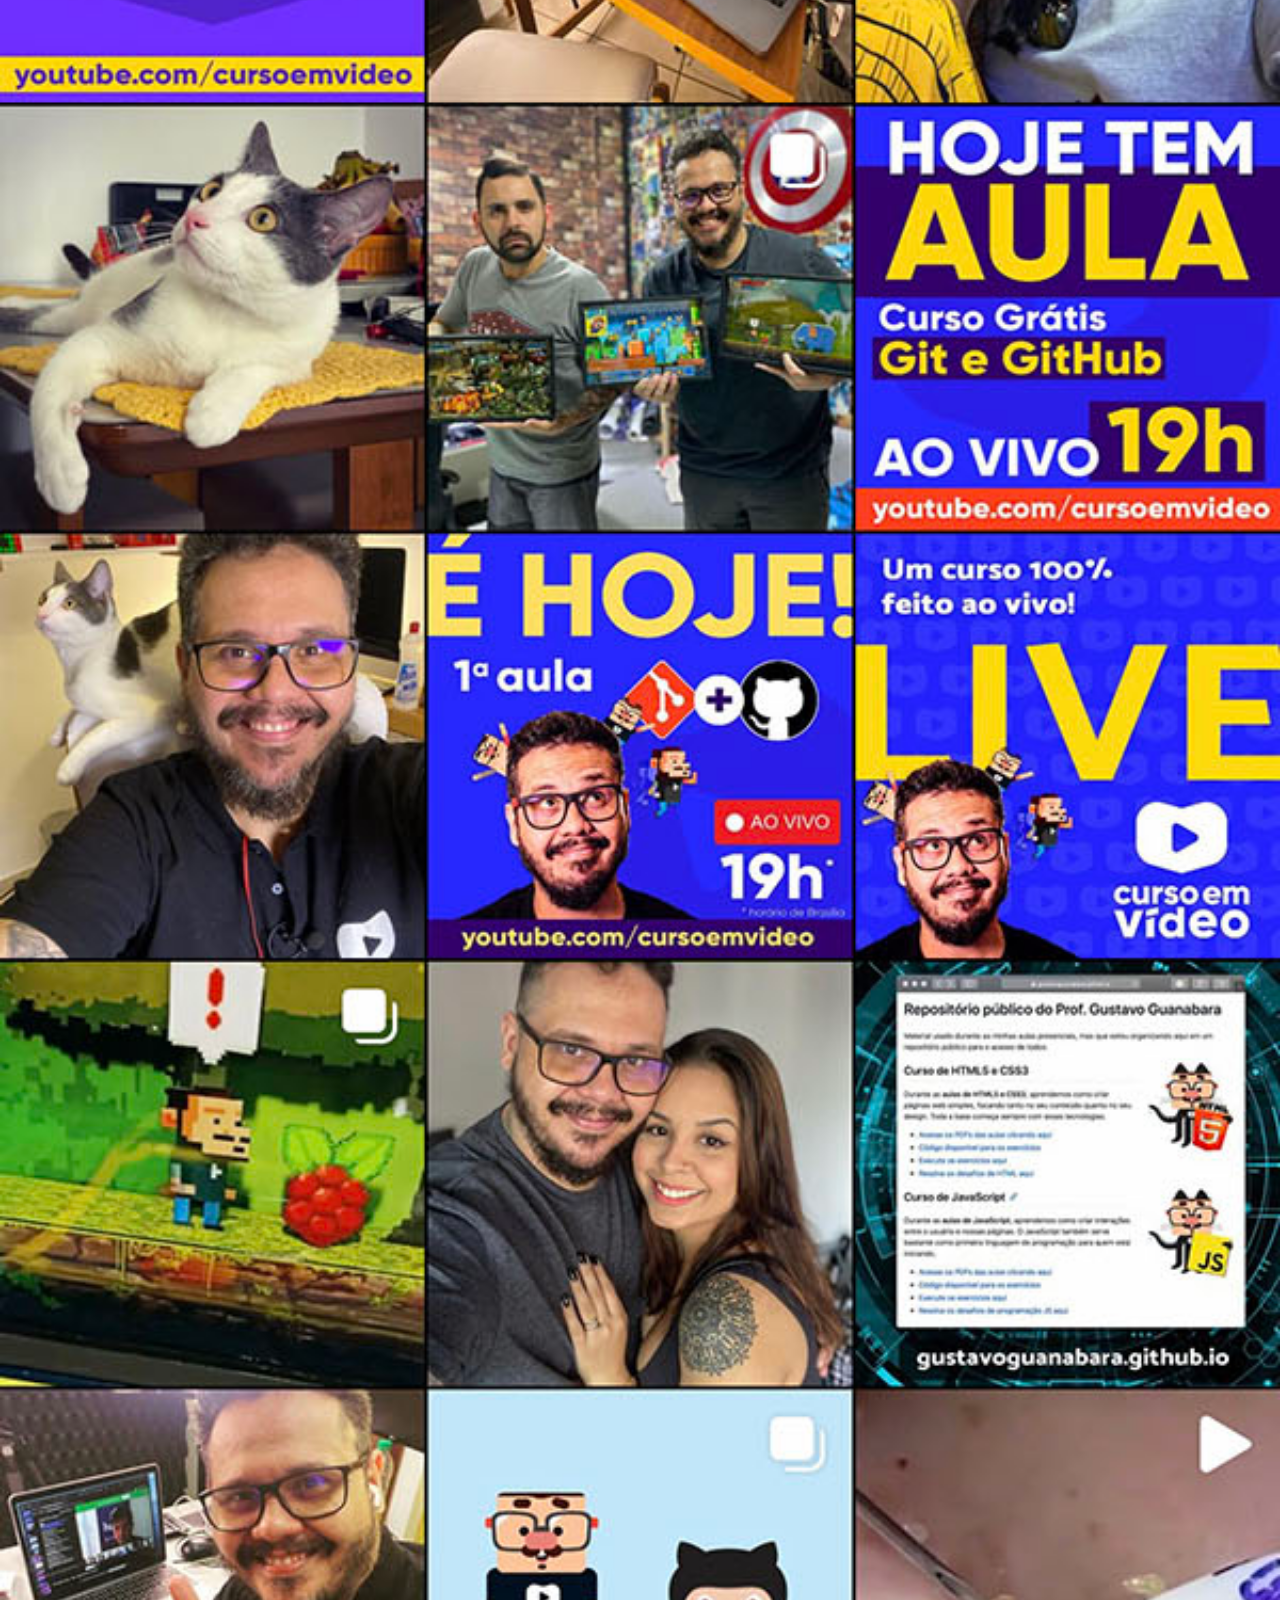
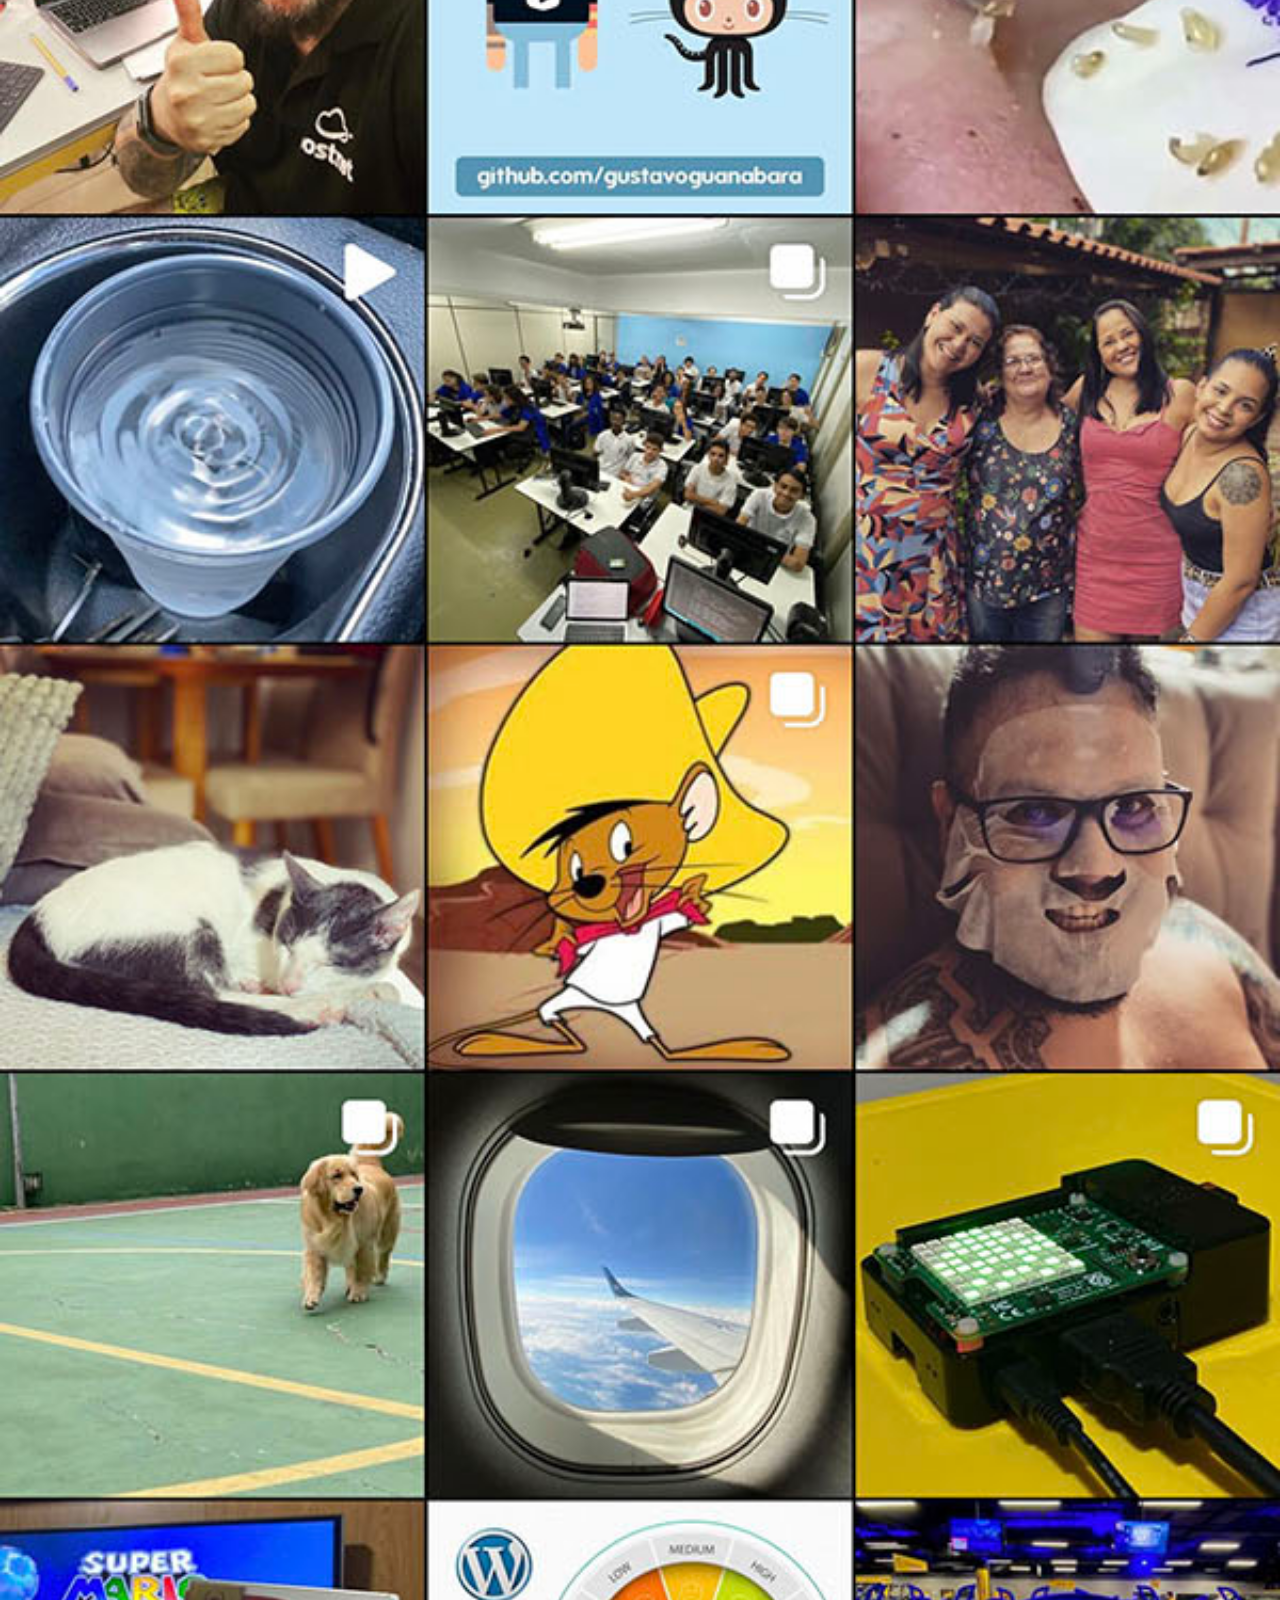
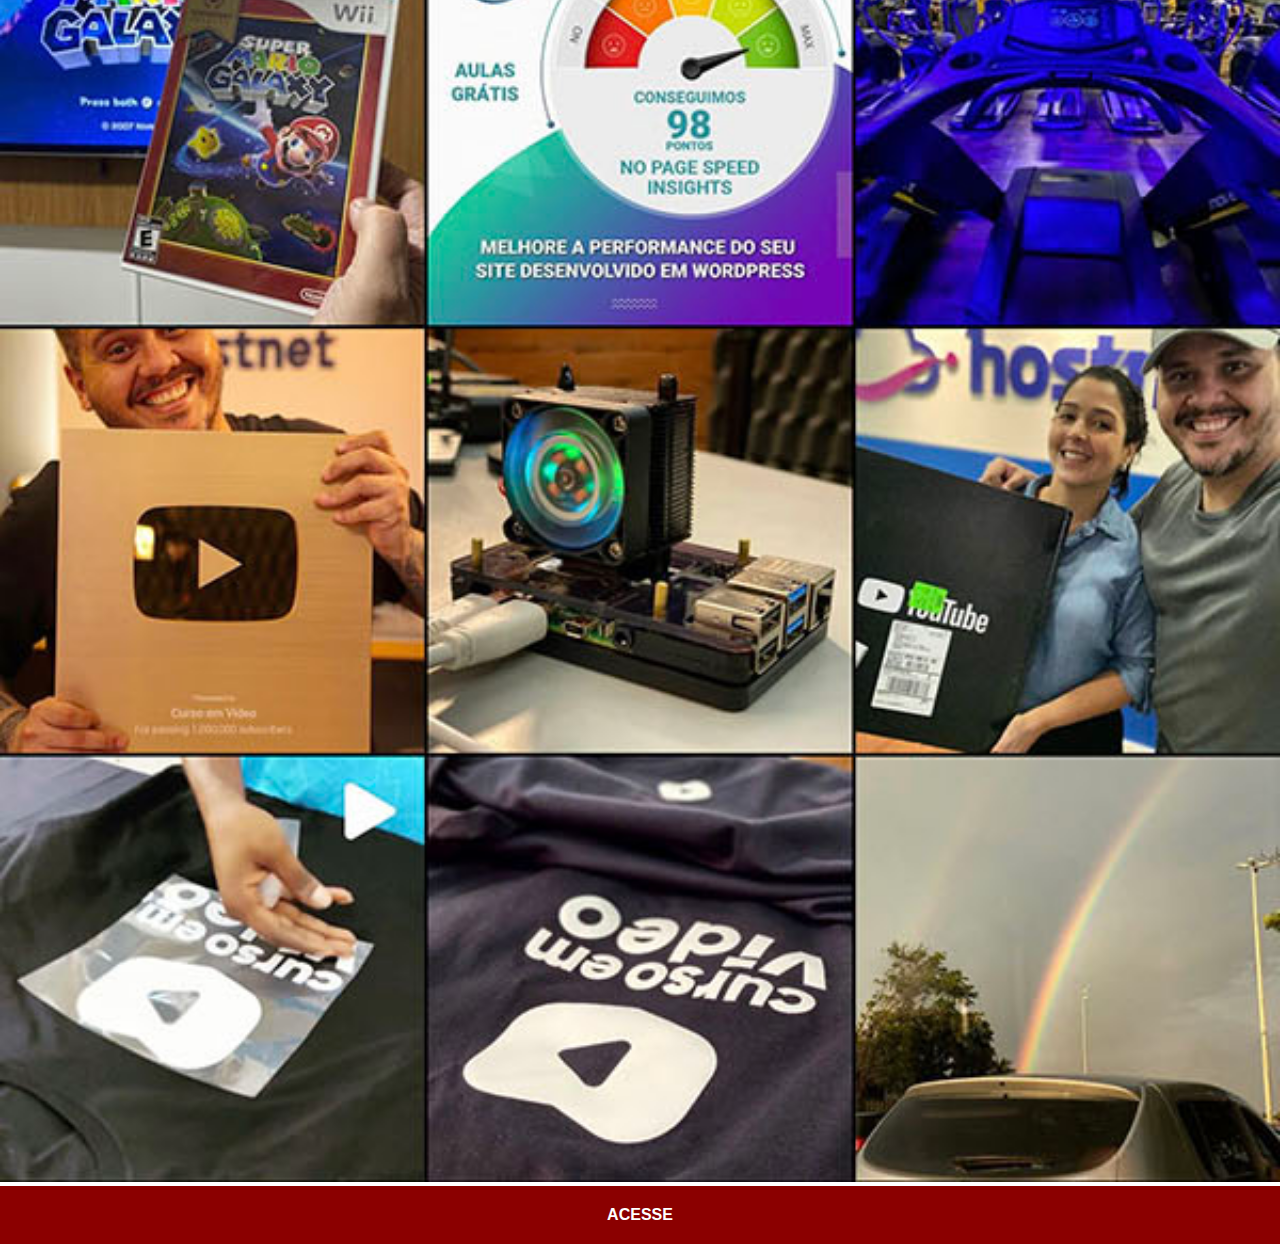
<file: insta.html>
<!DOCTYPE html>
<html lang="en">
<head>
    <meta charset="UTF-8">
    <meta http-equiv="X-UA-Compatible" content="IE=edge">
    <meta name="viewport" content="width=device-width, initial-scale=1.0">
    <title>Instagram</title>
    <link rel="stylesheet" href="estilos/social.css">
</head>
<body>
    <img src="imagens/tela-instagram.jpg" alt="Instagram">
    <a href="https://www.instagram.com/cursoemvideo/" target="_blank">ACESSE</a>
</body>
</html>
</file>
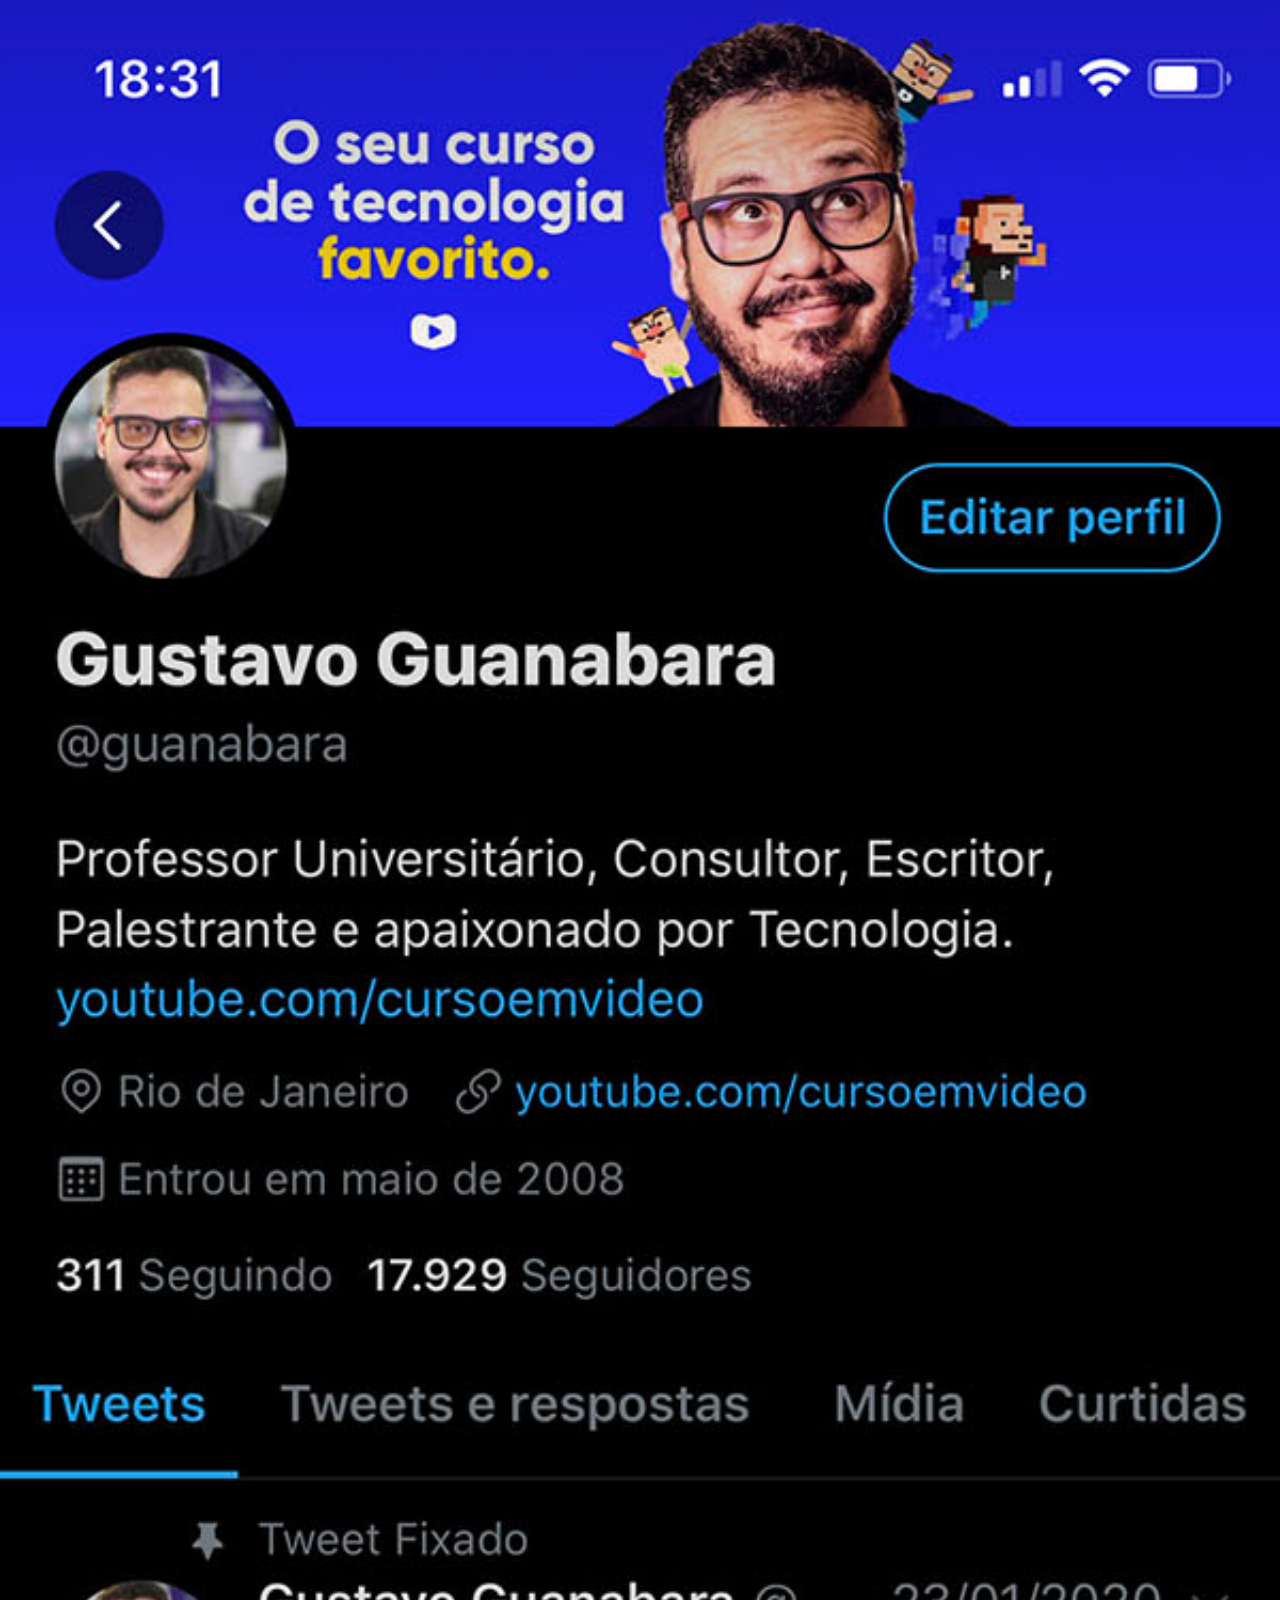
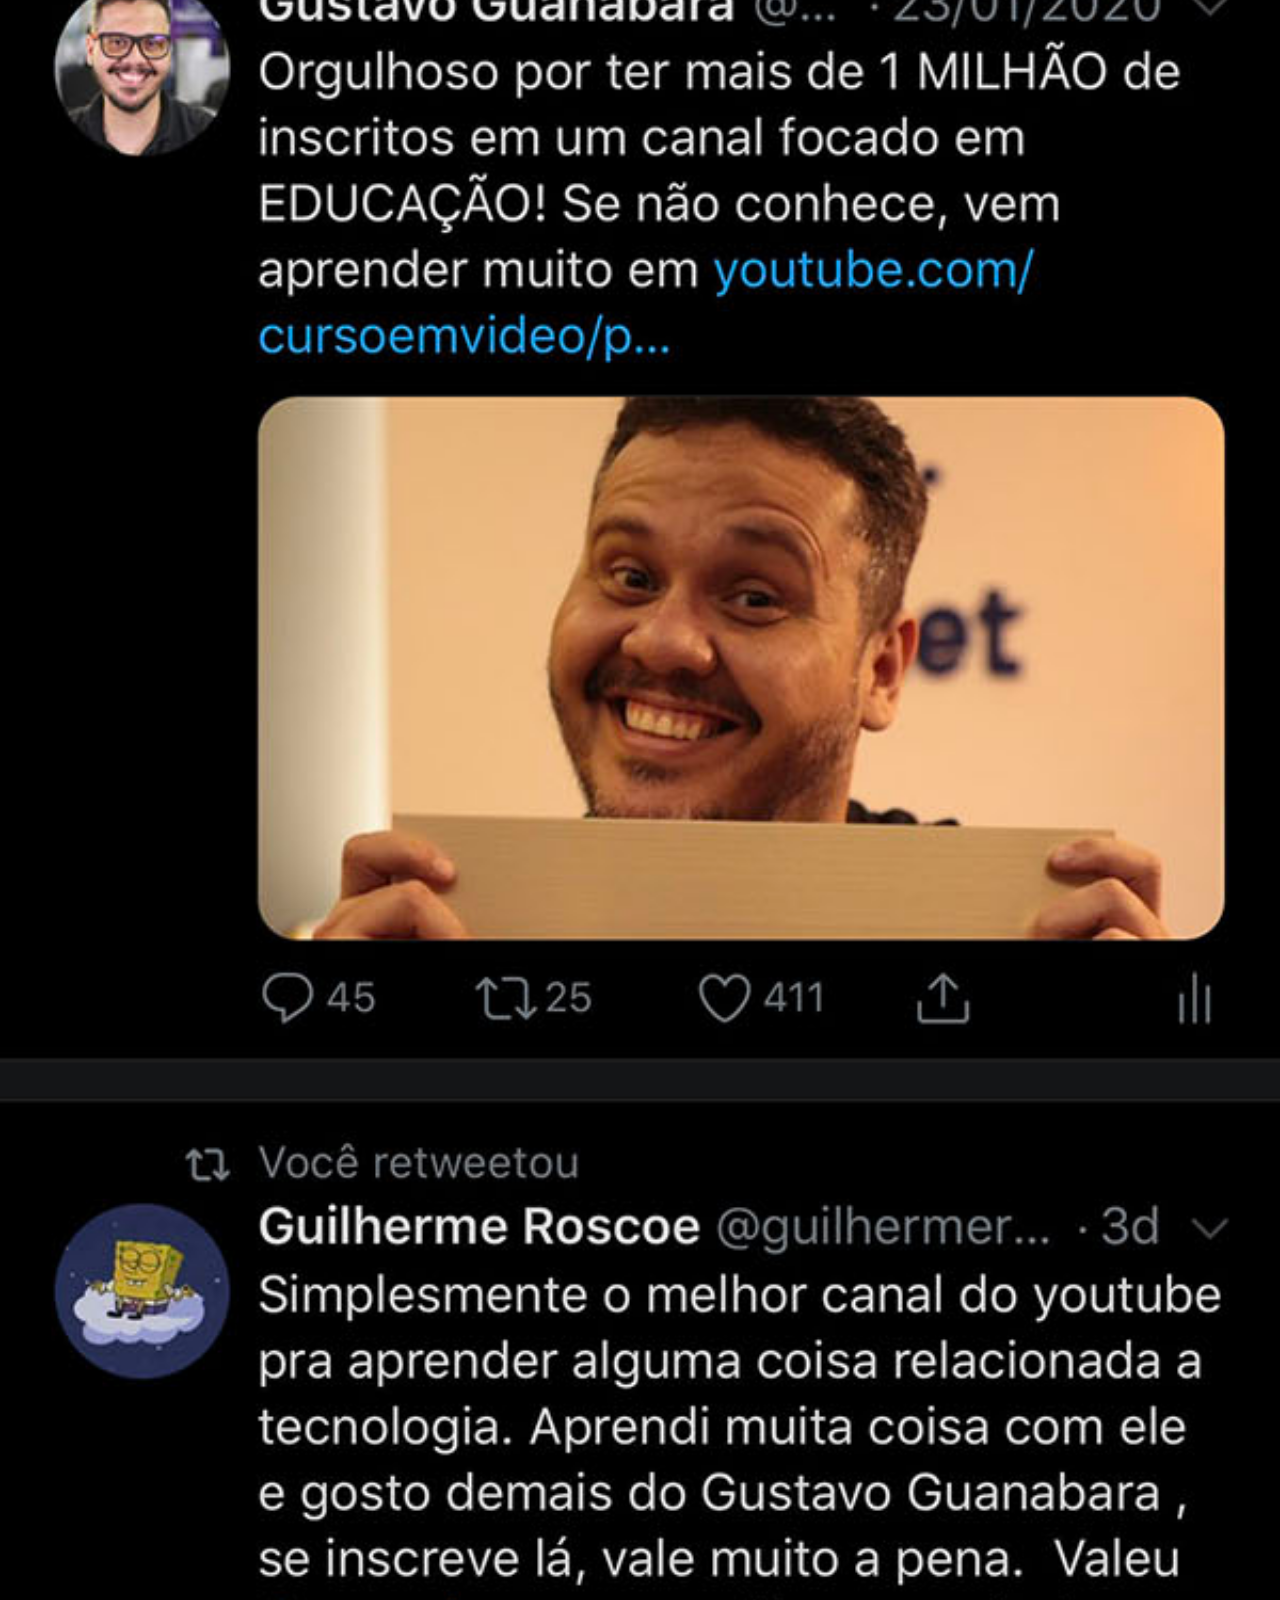
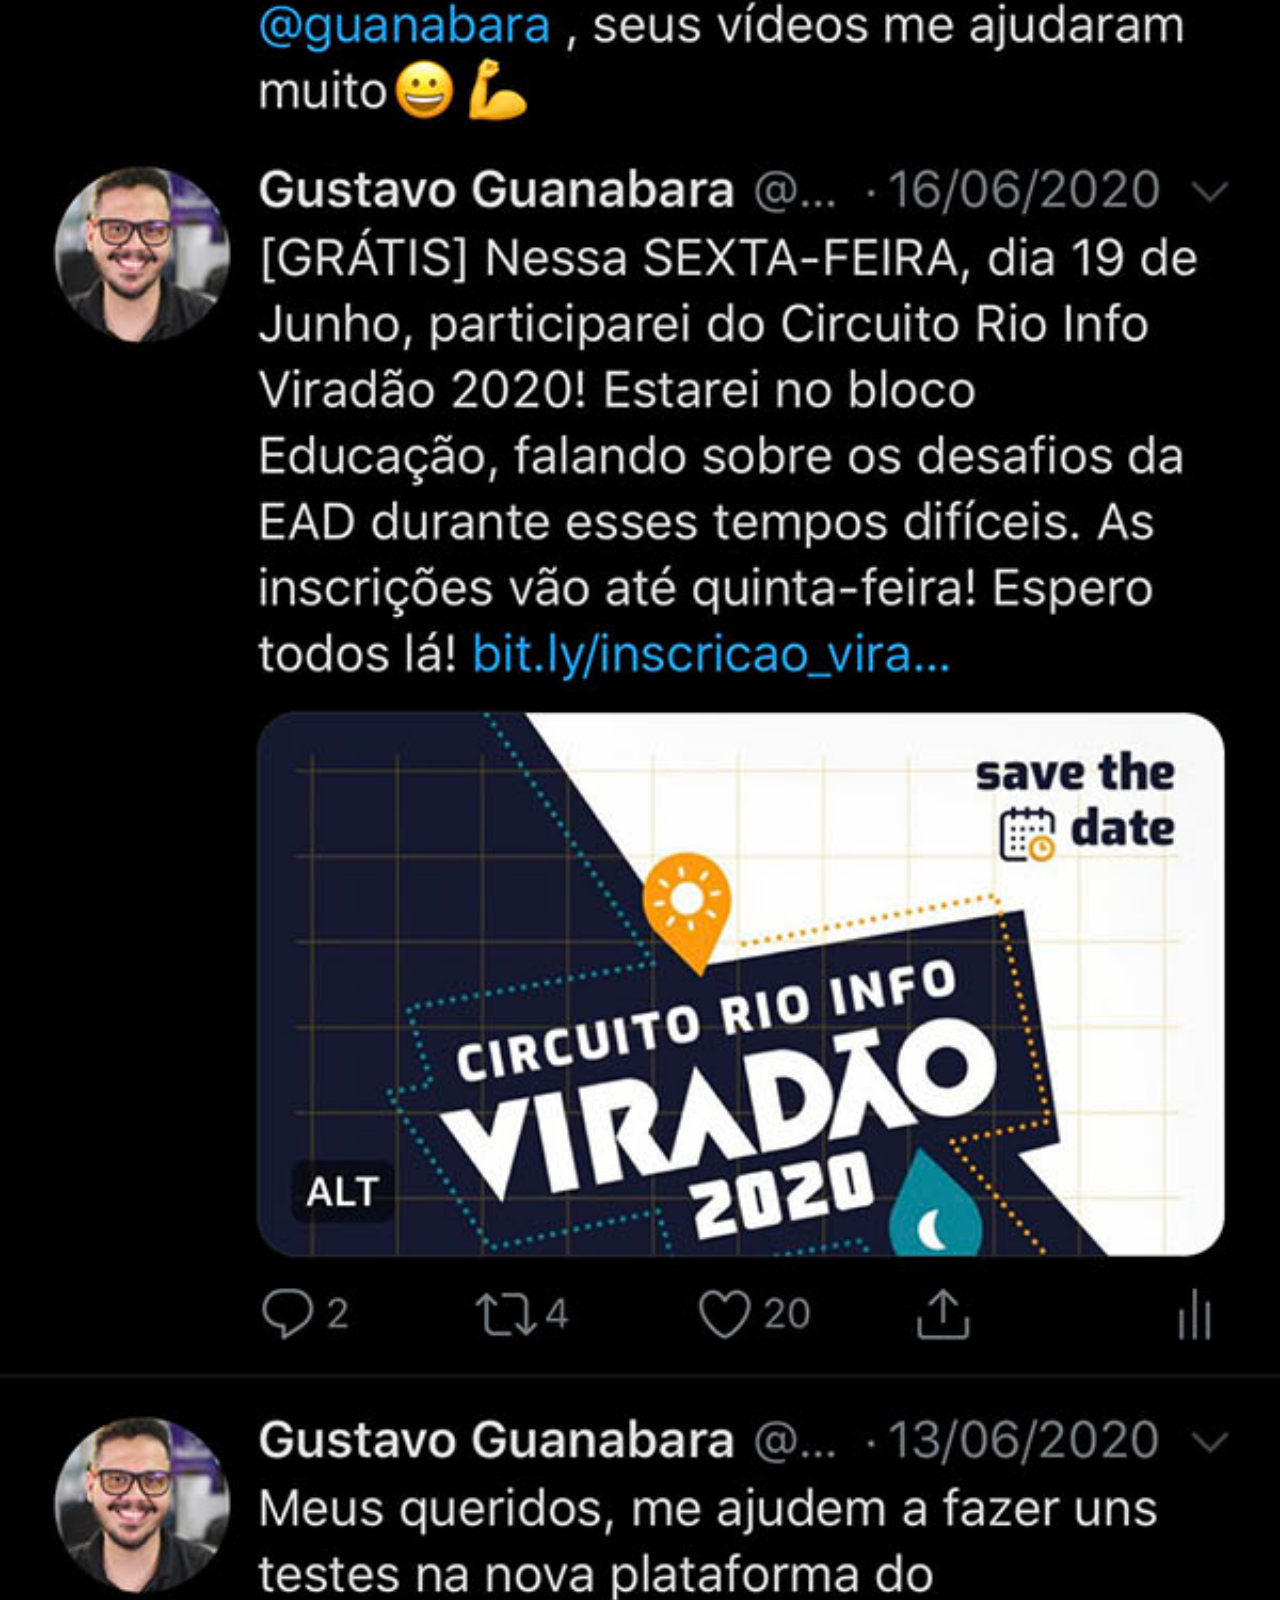
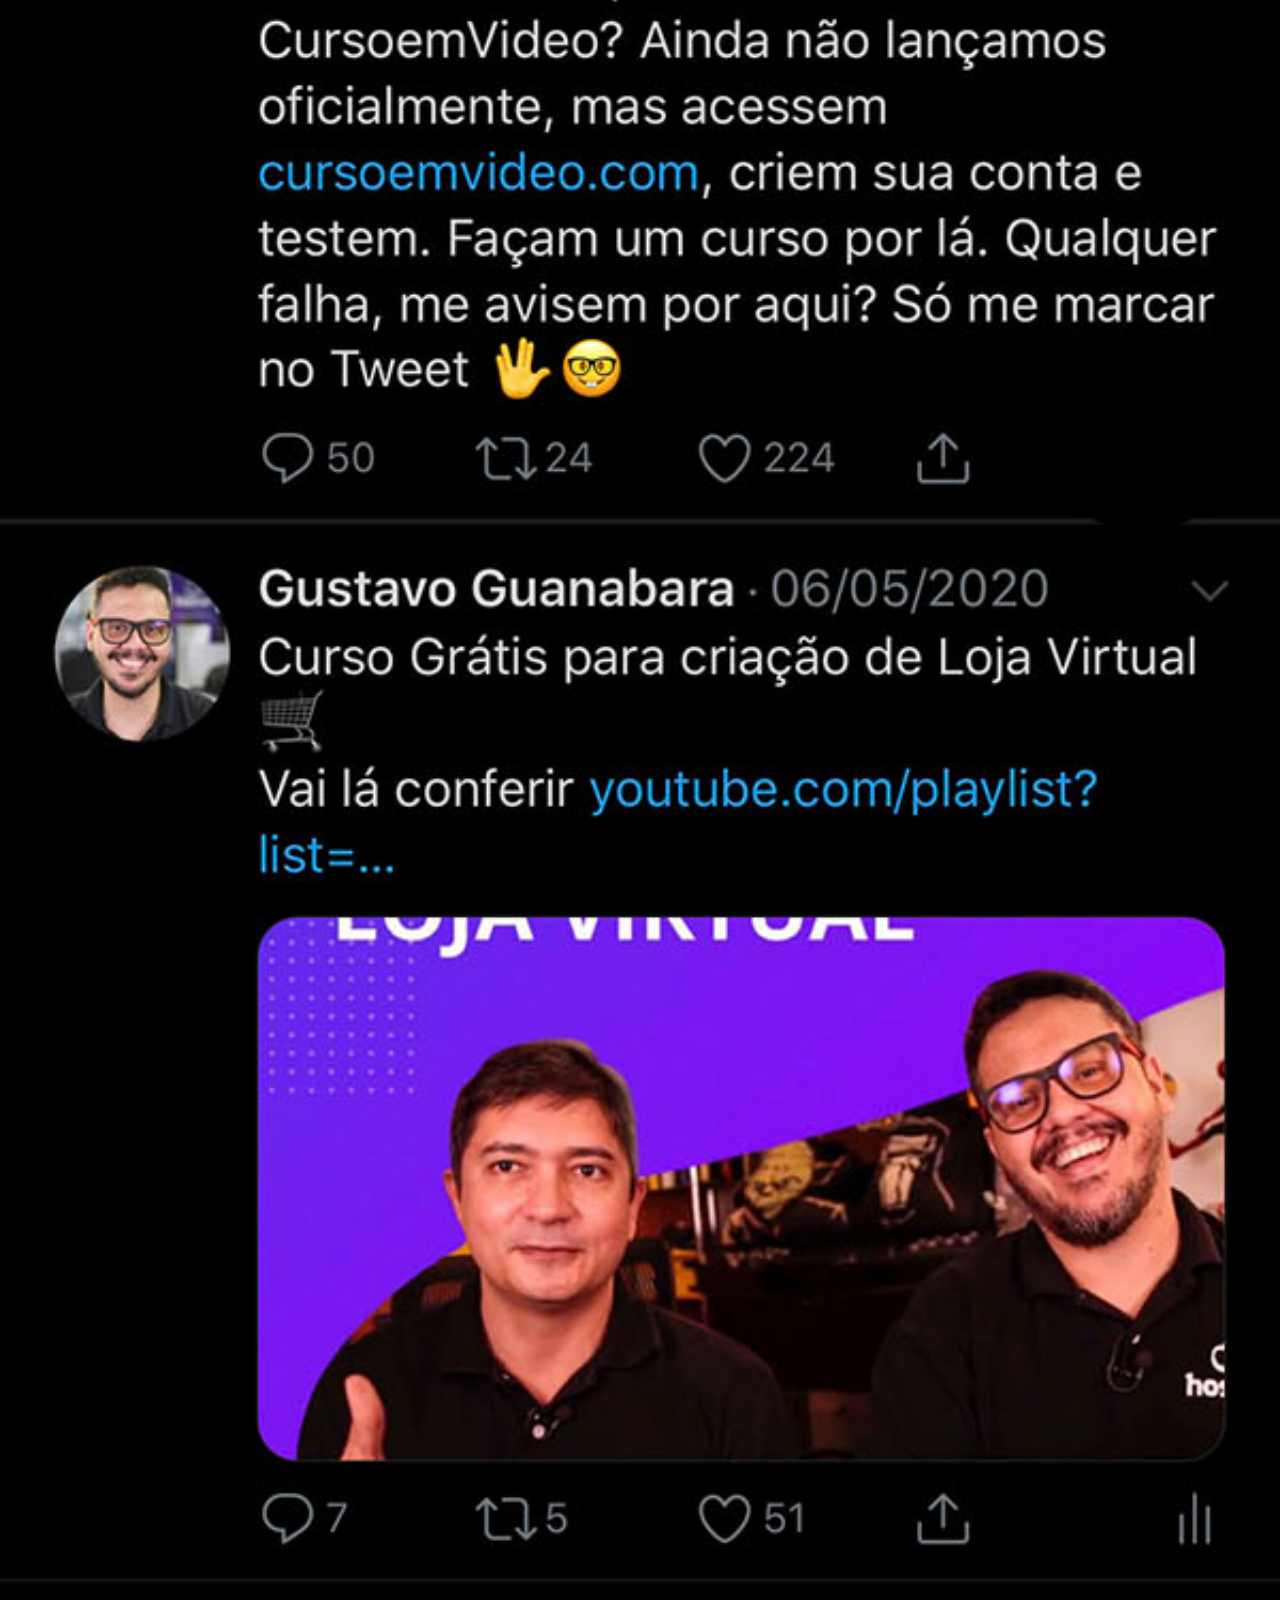
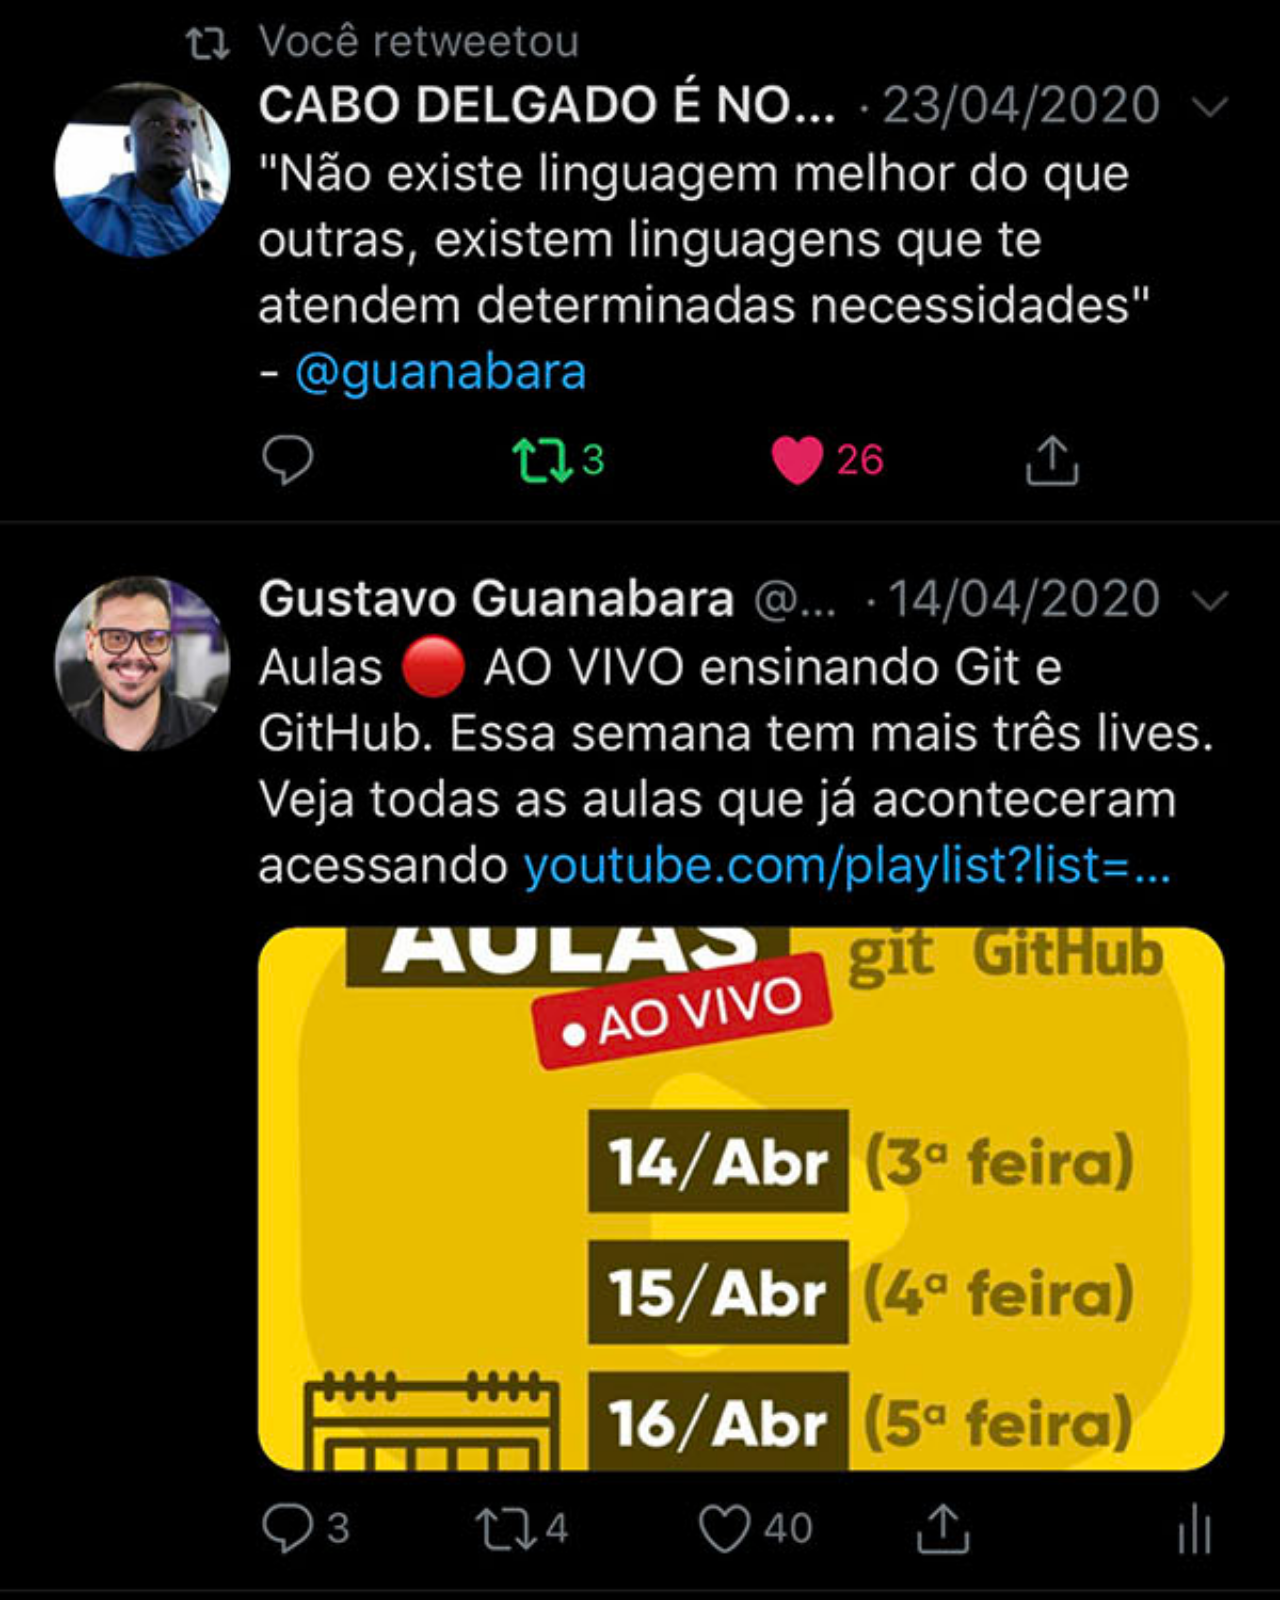
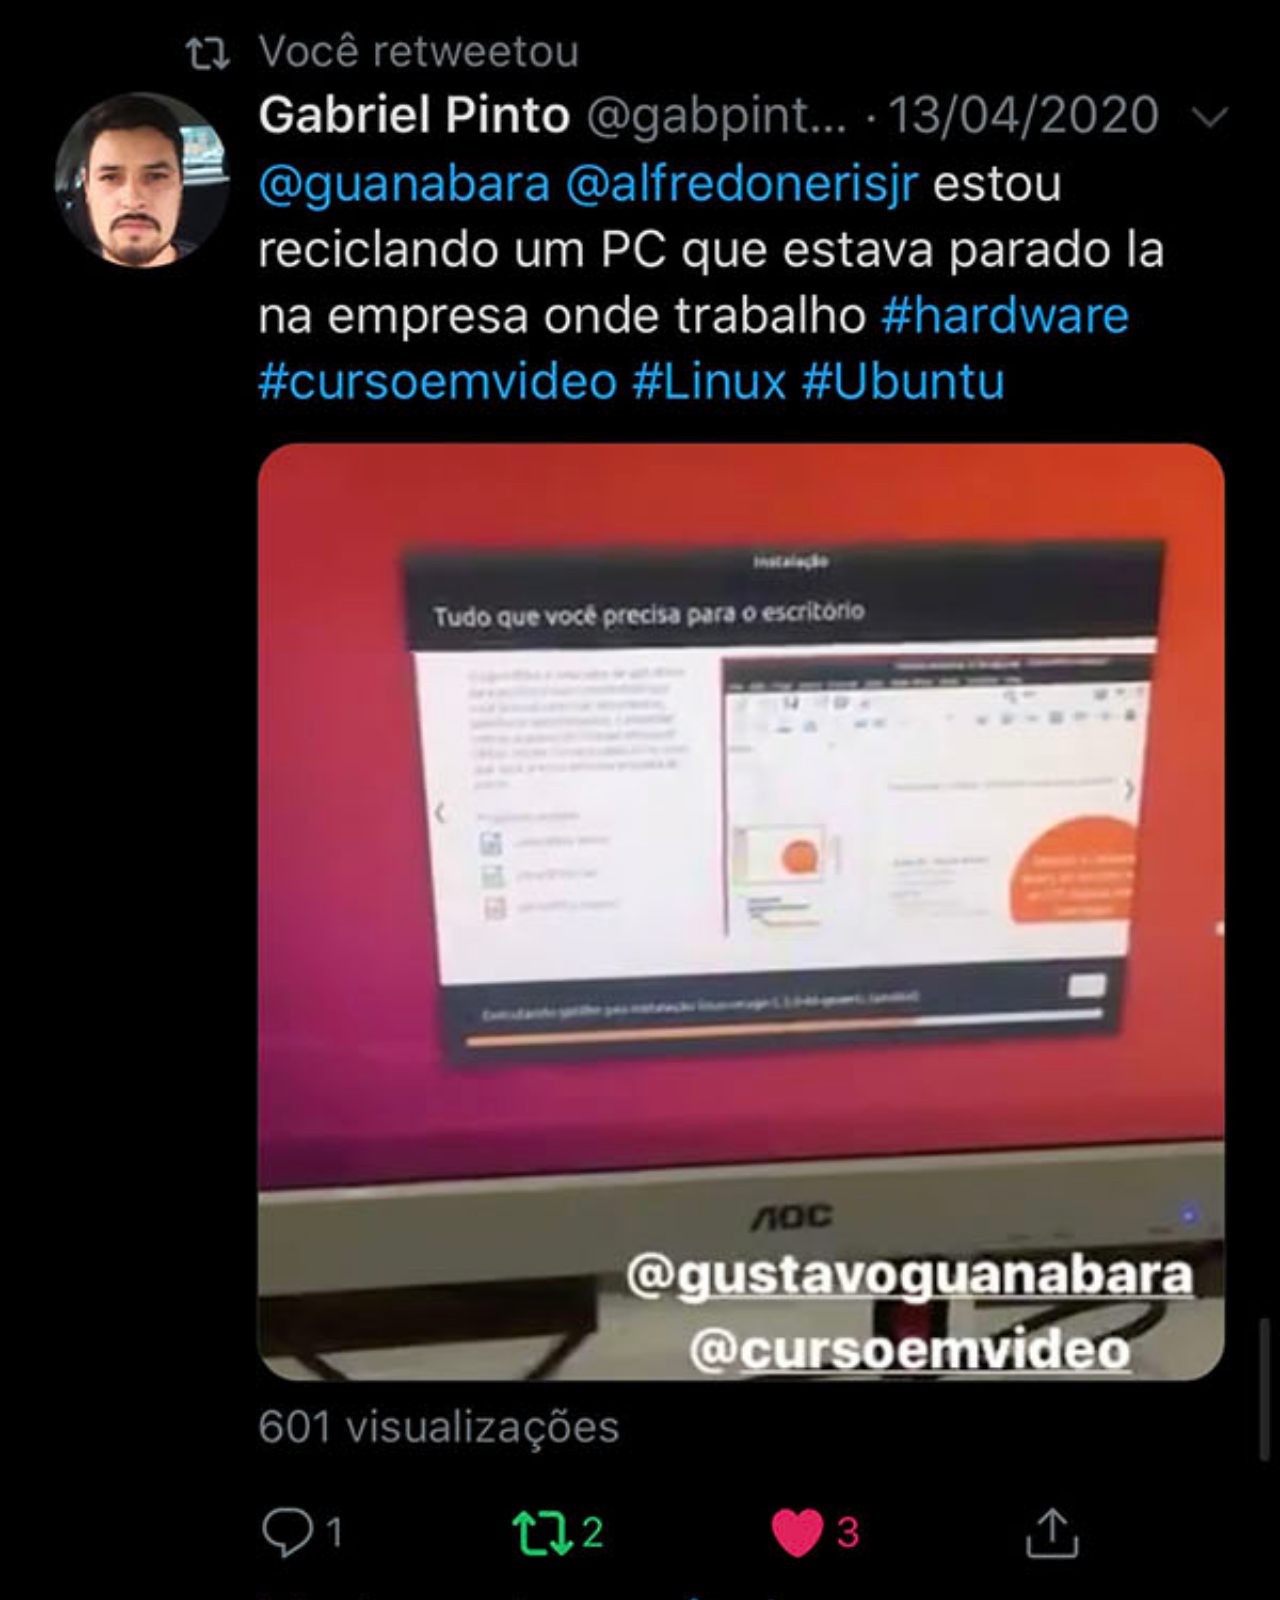
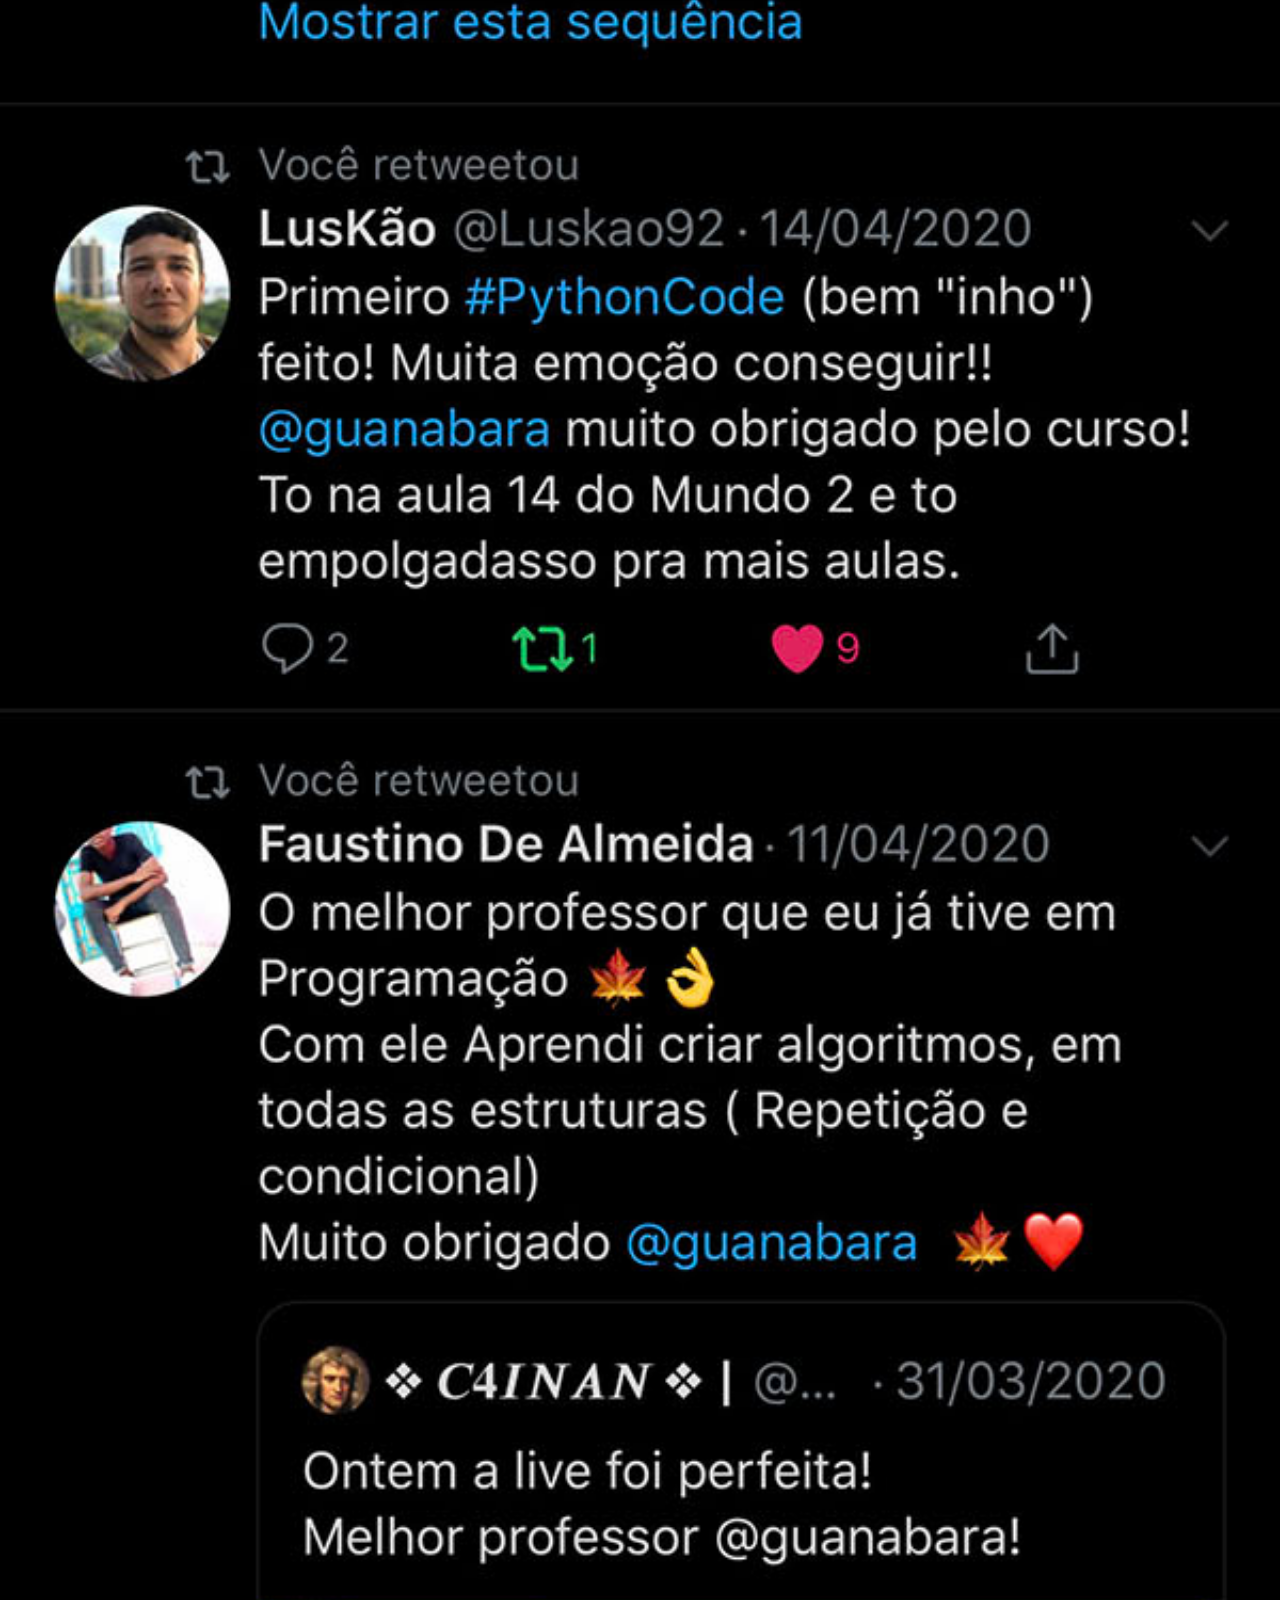
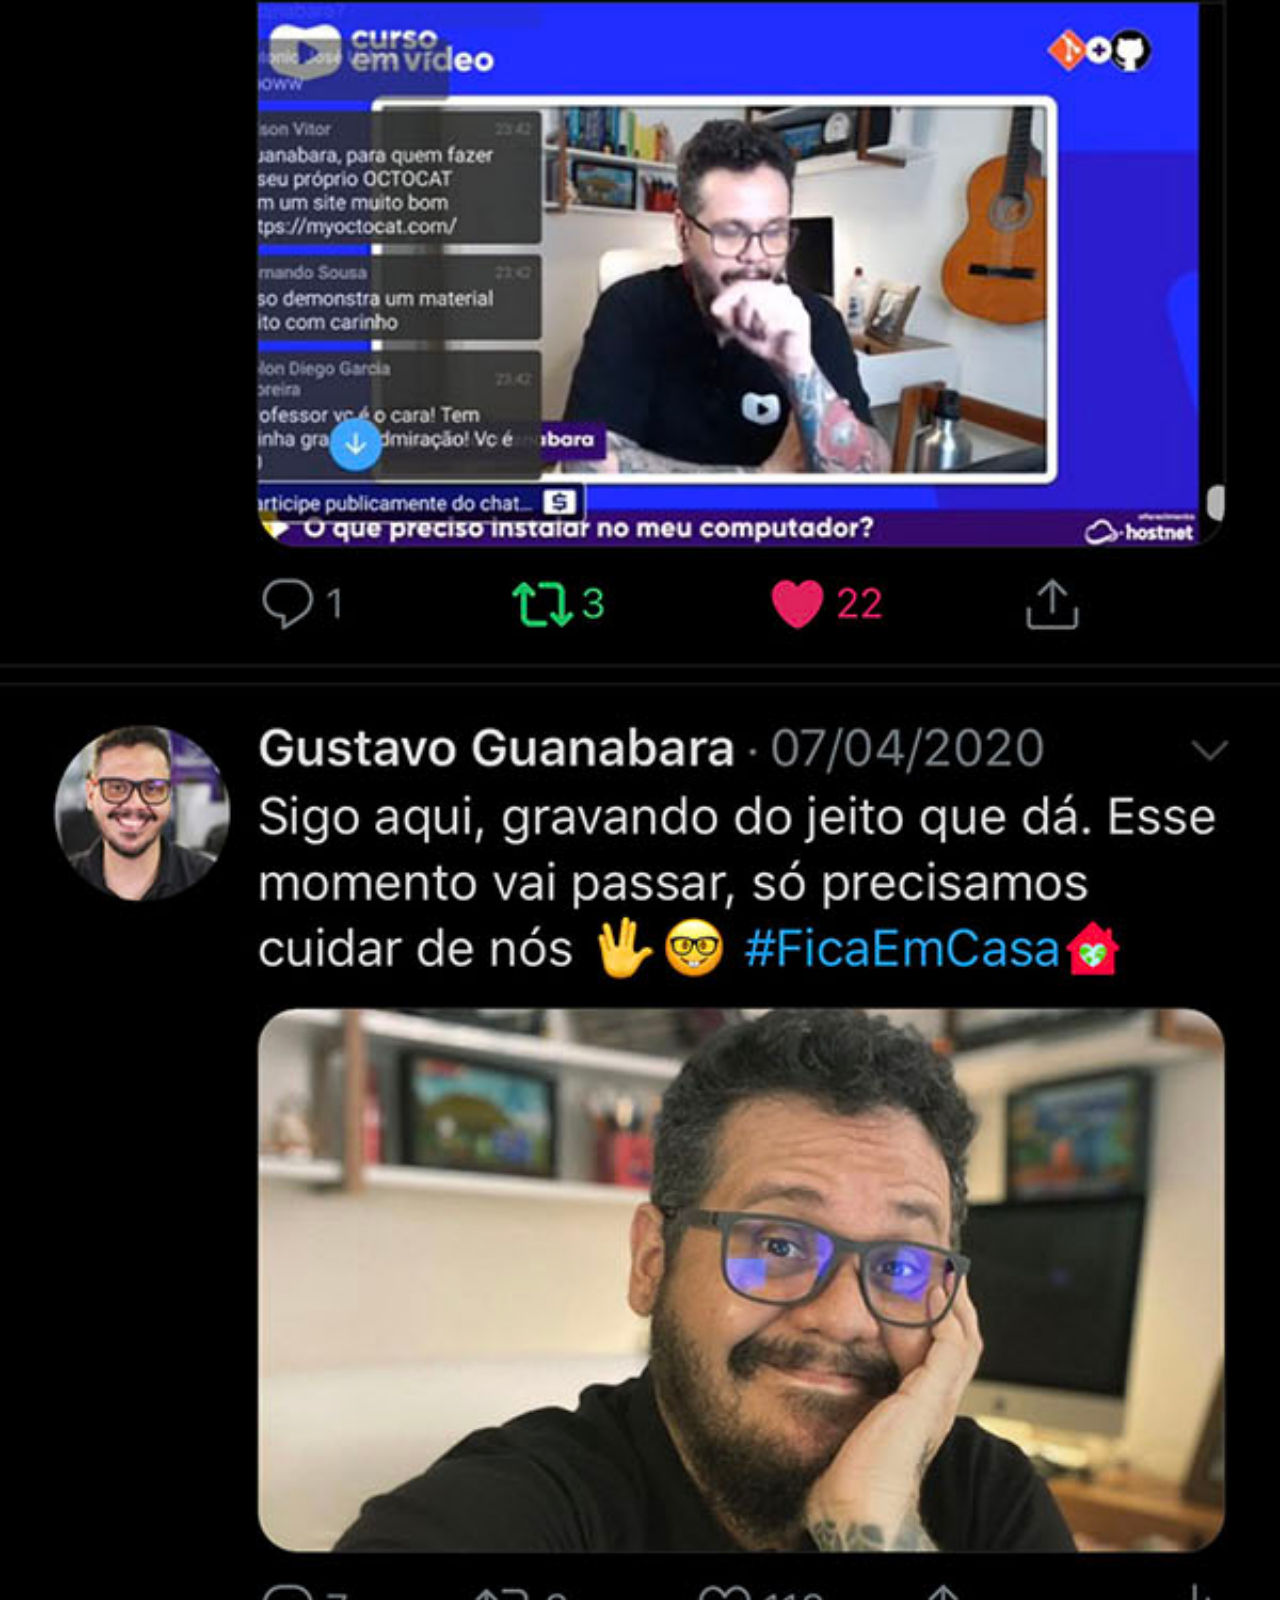
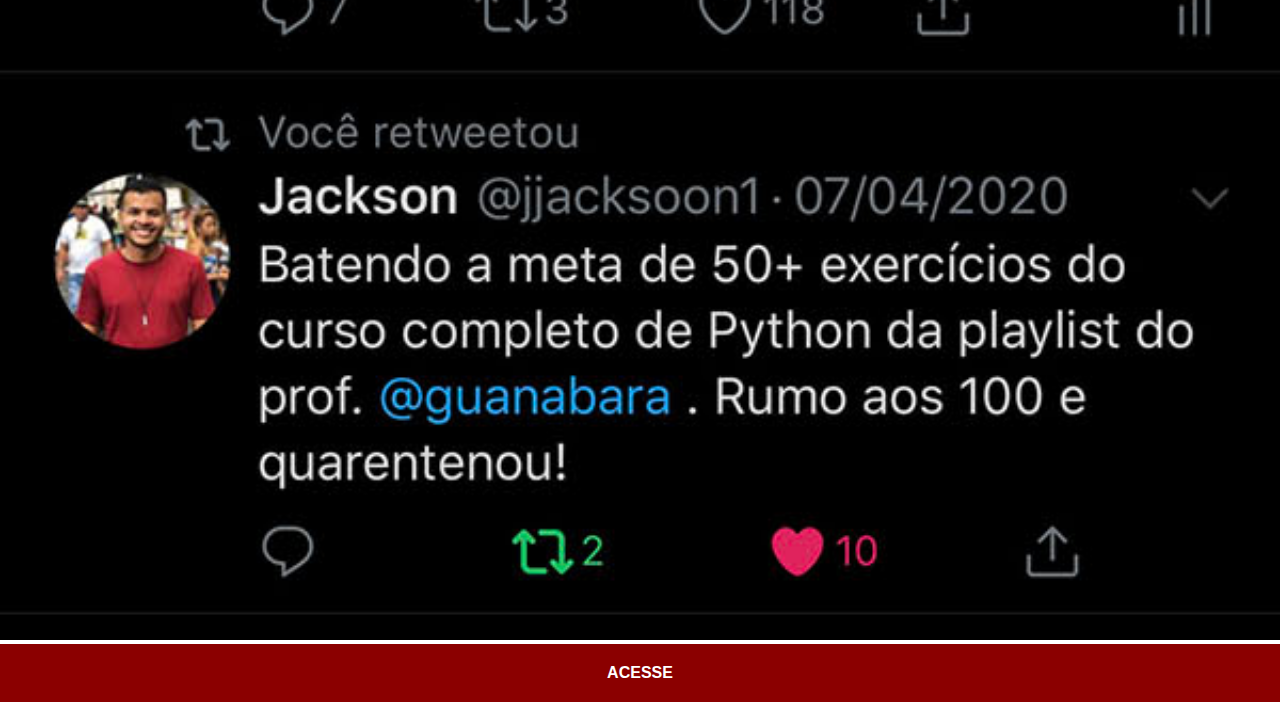
<file: twitter.html>
<!DOCTYPE html>
<html lang="en">
<head>
    <meta charset="UTF-8">
    <meta http-equiv="X-UA-Compatible" content="IE=edge">
    <meta name="viewport" content="width=device-width, initial-scale=1.0">
    <title>Twitter</title>
    <link rel="stylesheet" href="estilos/social.css">
</head>
<body>
    <img src="imagens/tela-twitter.jpg" alt="Twitter">
    <a href="https://twitter.com/cursosemvideo" target="_blank">ACESSE</a>
</body>
</html>
</file>
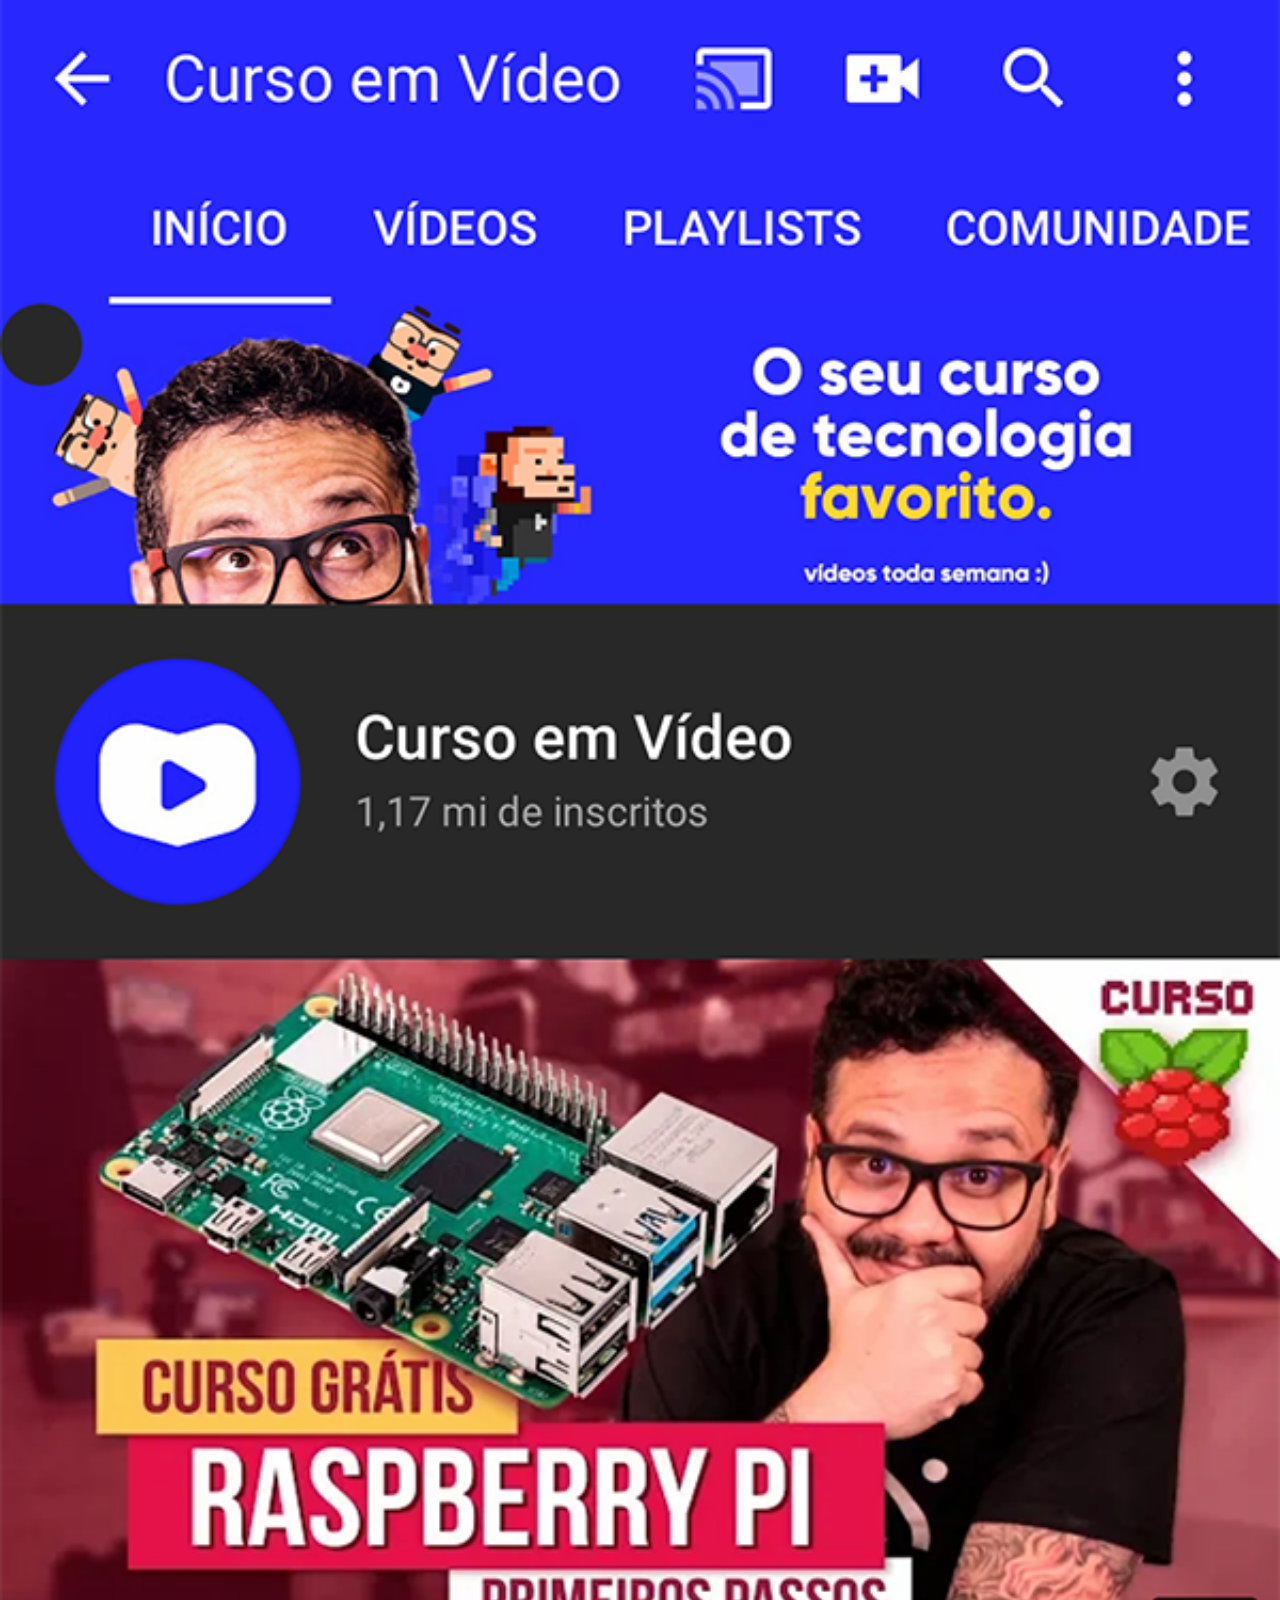
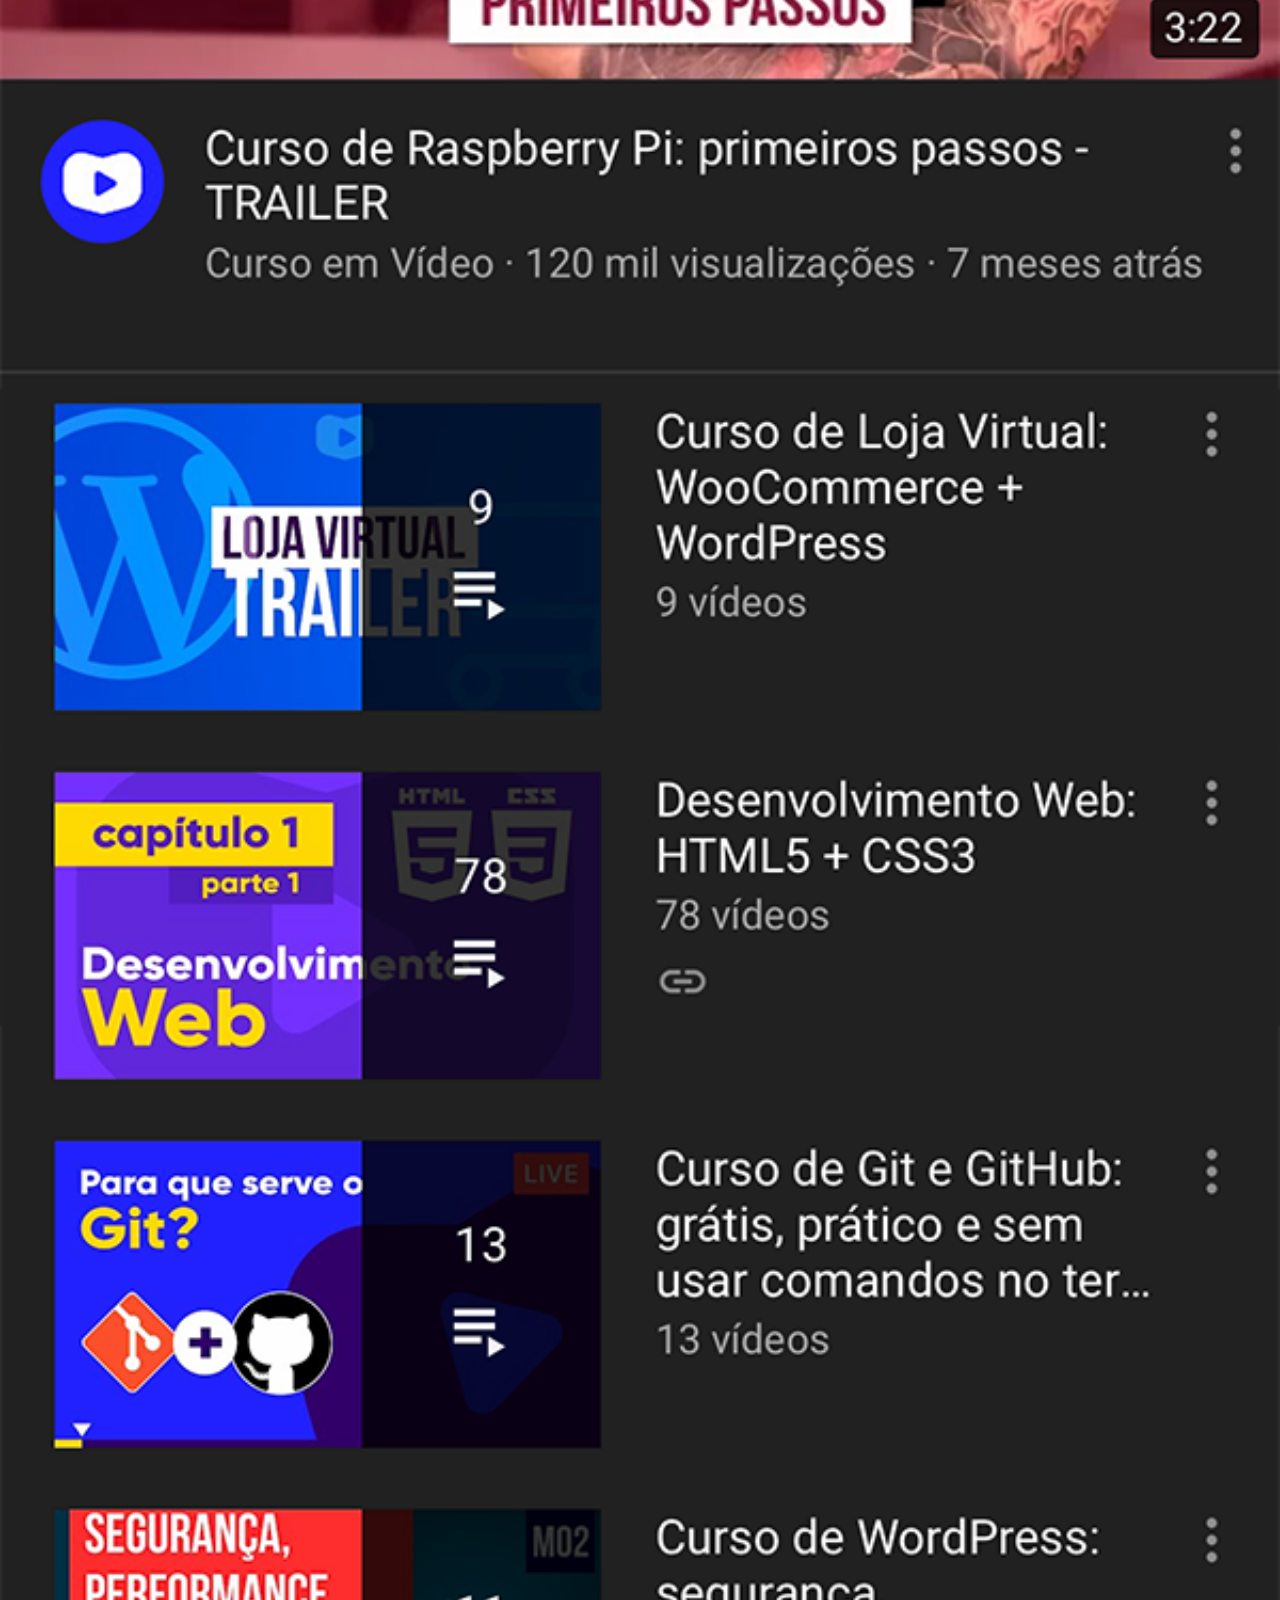
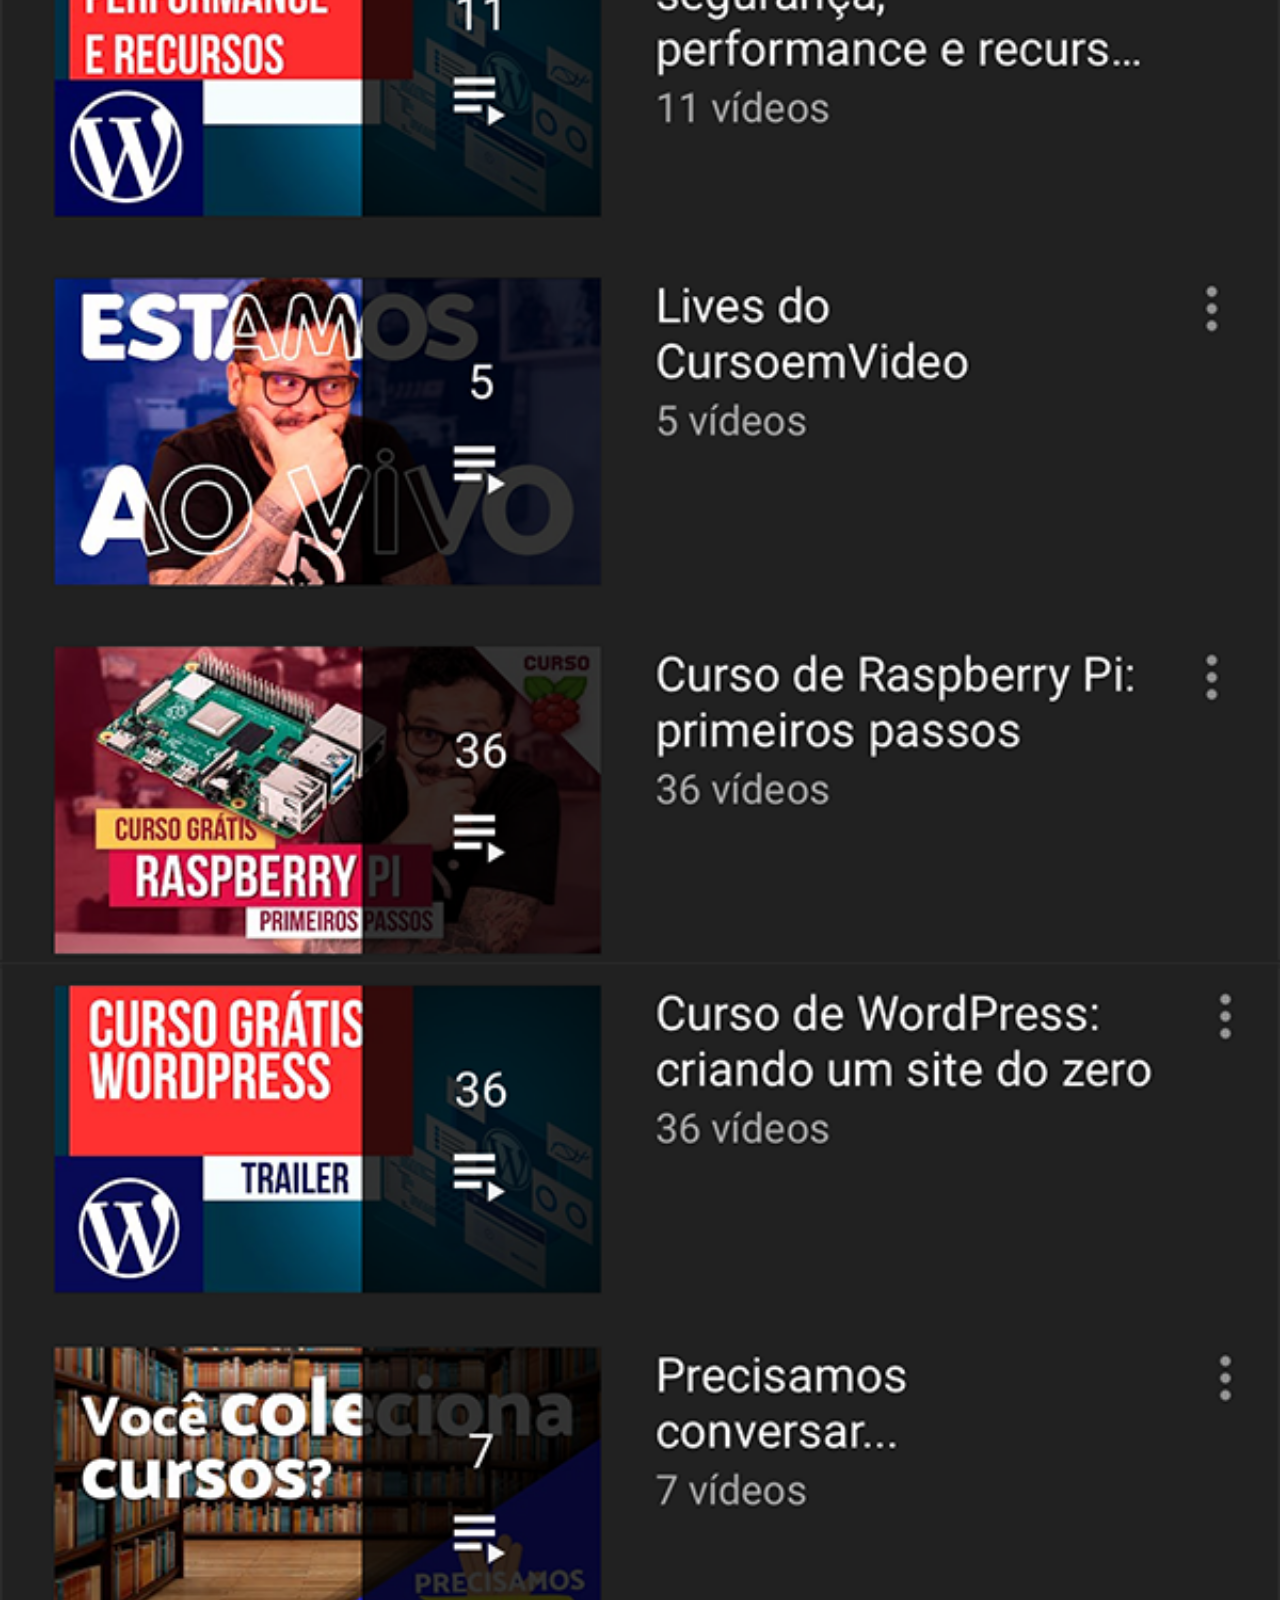
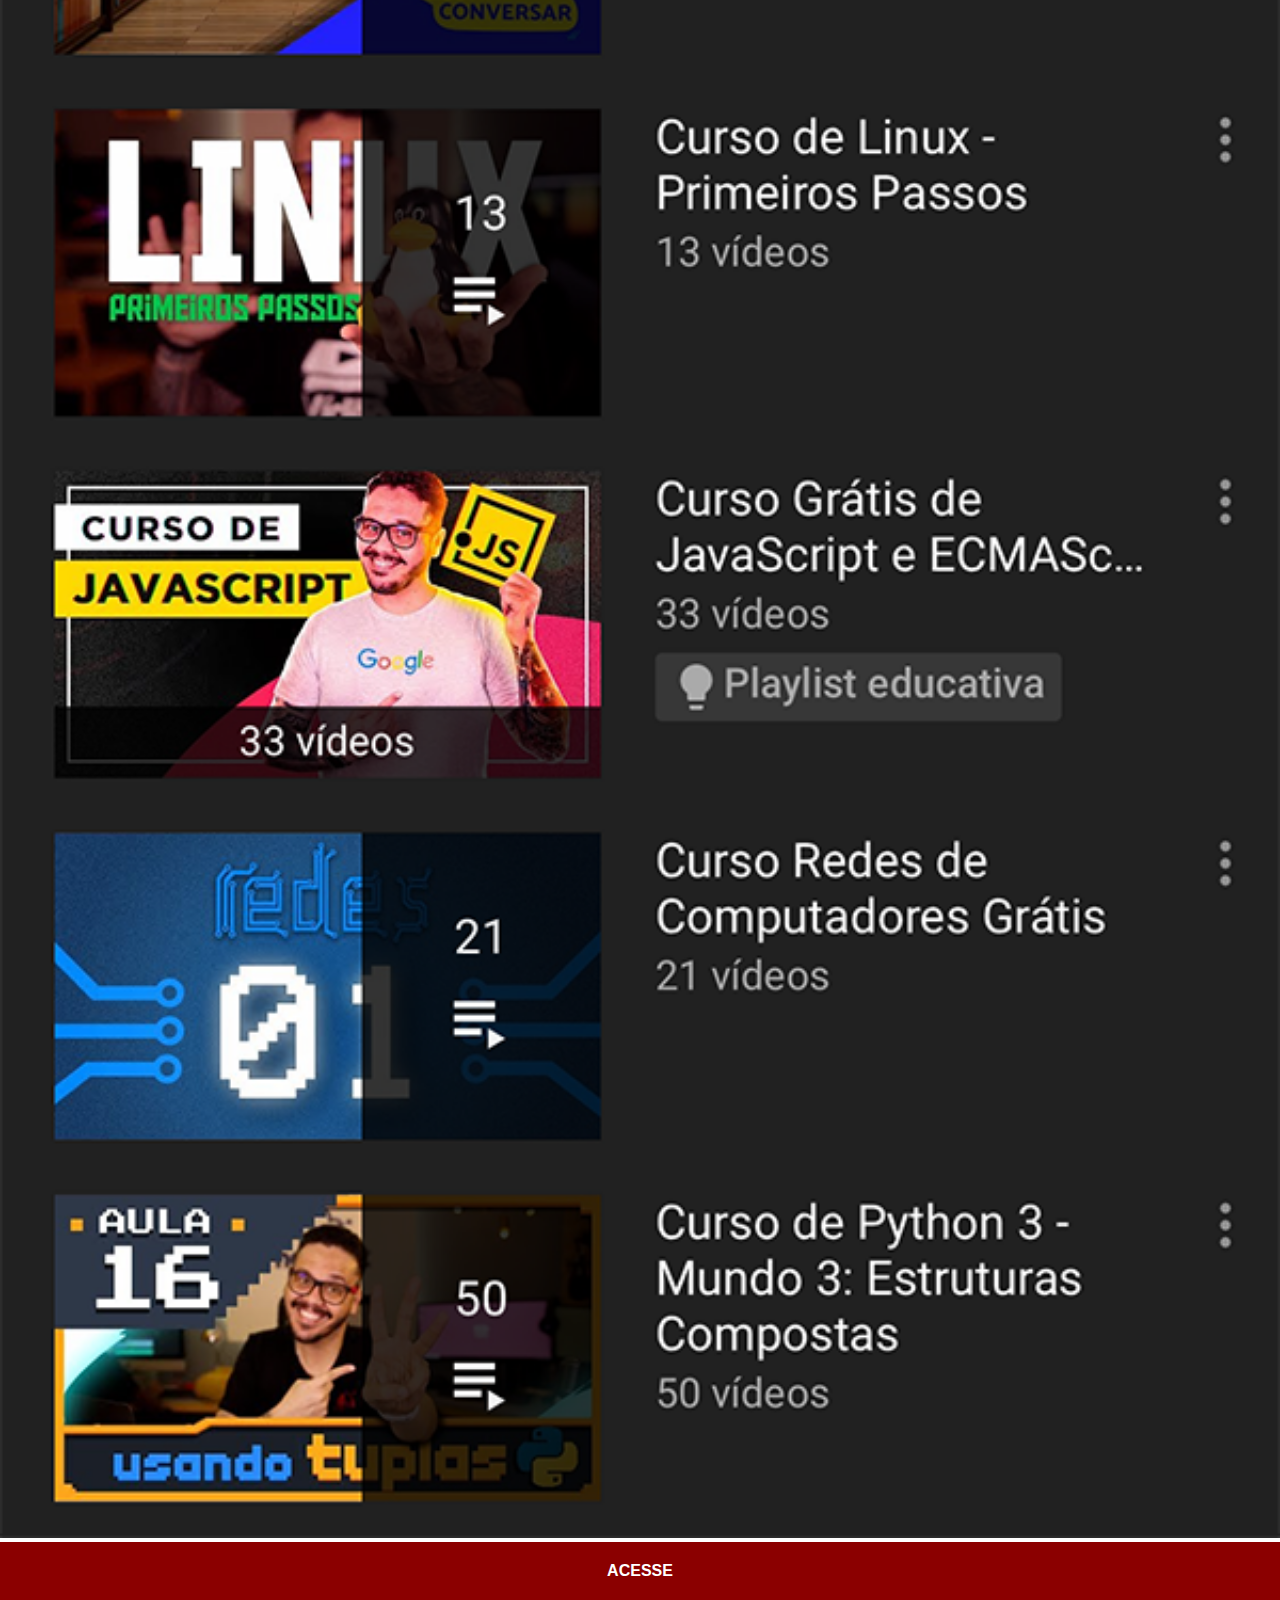
<file: youtube.html>
<!DOCTYPE html>
<html lang="pt-br">
<head>
    <meta charset="UTF-8">
    <meta http-equiv="X-UA-Compatible" content="IE=edge">
    <meta name="viewport" content="width=device-width, initial-scale=1.0">
    <title>Youtube</title>
    <link rel="stylesheet" href="estilos/social.css">
</head>
<body>
    <img src="imagens/tela-youtube.png" alt="Youtube">
    <a href="https://www.youtube.com/@CursoemVideo" target="_blank">ACESSE</a>
</body>
</html>
</file>
<file: estilos/style.css>
@charset "UTF-8";

* {
    padding: 0px;
    margin: 0px;
}

html, body {
    height: 100vh;
    width: 100vw;
    background-color: black;
}

body {
    background: url('../imagens/fundo-madeira.jpg') no-repeat top center;
    background-size: cover;
    background-attachment: fixed;
}

main {
    height: 100vh;
    position: relative;
}

section#telefone {
    position: absolute;
    top: 50%;
    left: 50%;
    transform: translate(-50%, -50%);

    height: 627px;
    width: 311px;
    background: url('../imagens/frame-iphone.png') no-repeat;
}

iframe#tela {
    position: relative;
    top: 80px;
    left: 22px;
    width: 267px;
    height: 471px;
}

section#redessociais {
    text-align: right;
}

section#redessociais img {
    width: 50px;
    margin: 10px;
    border-radius: 50%;
    box-shadow: 2px 2px 5px rgba(0, 0, 0, 0.404);
    box-sizing: border-box;
}

section#redessociais img:hover {
    border: 2px solid rgba(255, 255, 255, 0.603);
    transform: translate(-10px, -10px);
    box-shadow: 5px 5px 10px rgba(0, 0, 0, 0.61);
    transition: transform .3s;
}
</file>
<file: estilos/social.css>
@charset "UTF-8";

* {
    margin: 0px;
    padding: 0px;
    font-family: Arial, Helvetica, sans-serif;
}
::-webkit-scrollbar {
    width: 0px;
    height: 0px;
}
img {
    width: 100vw;
}
a {
    display: block;
    color: white;
    background-color: darkred;
    padding: 20px;
    text-align: center;
    font-weight: bolder;
    text-decoration: none;
}
a:hover {
    background-color: red;
}
</file>
